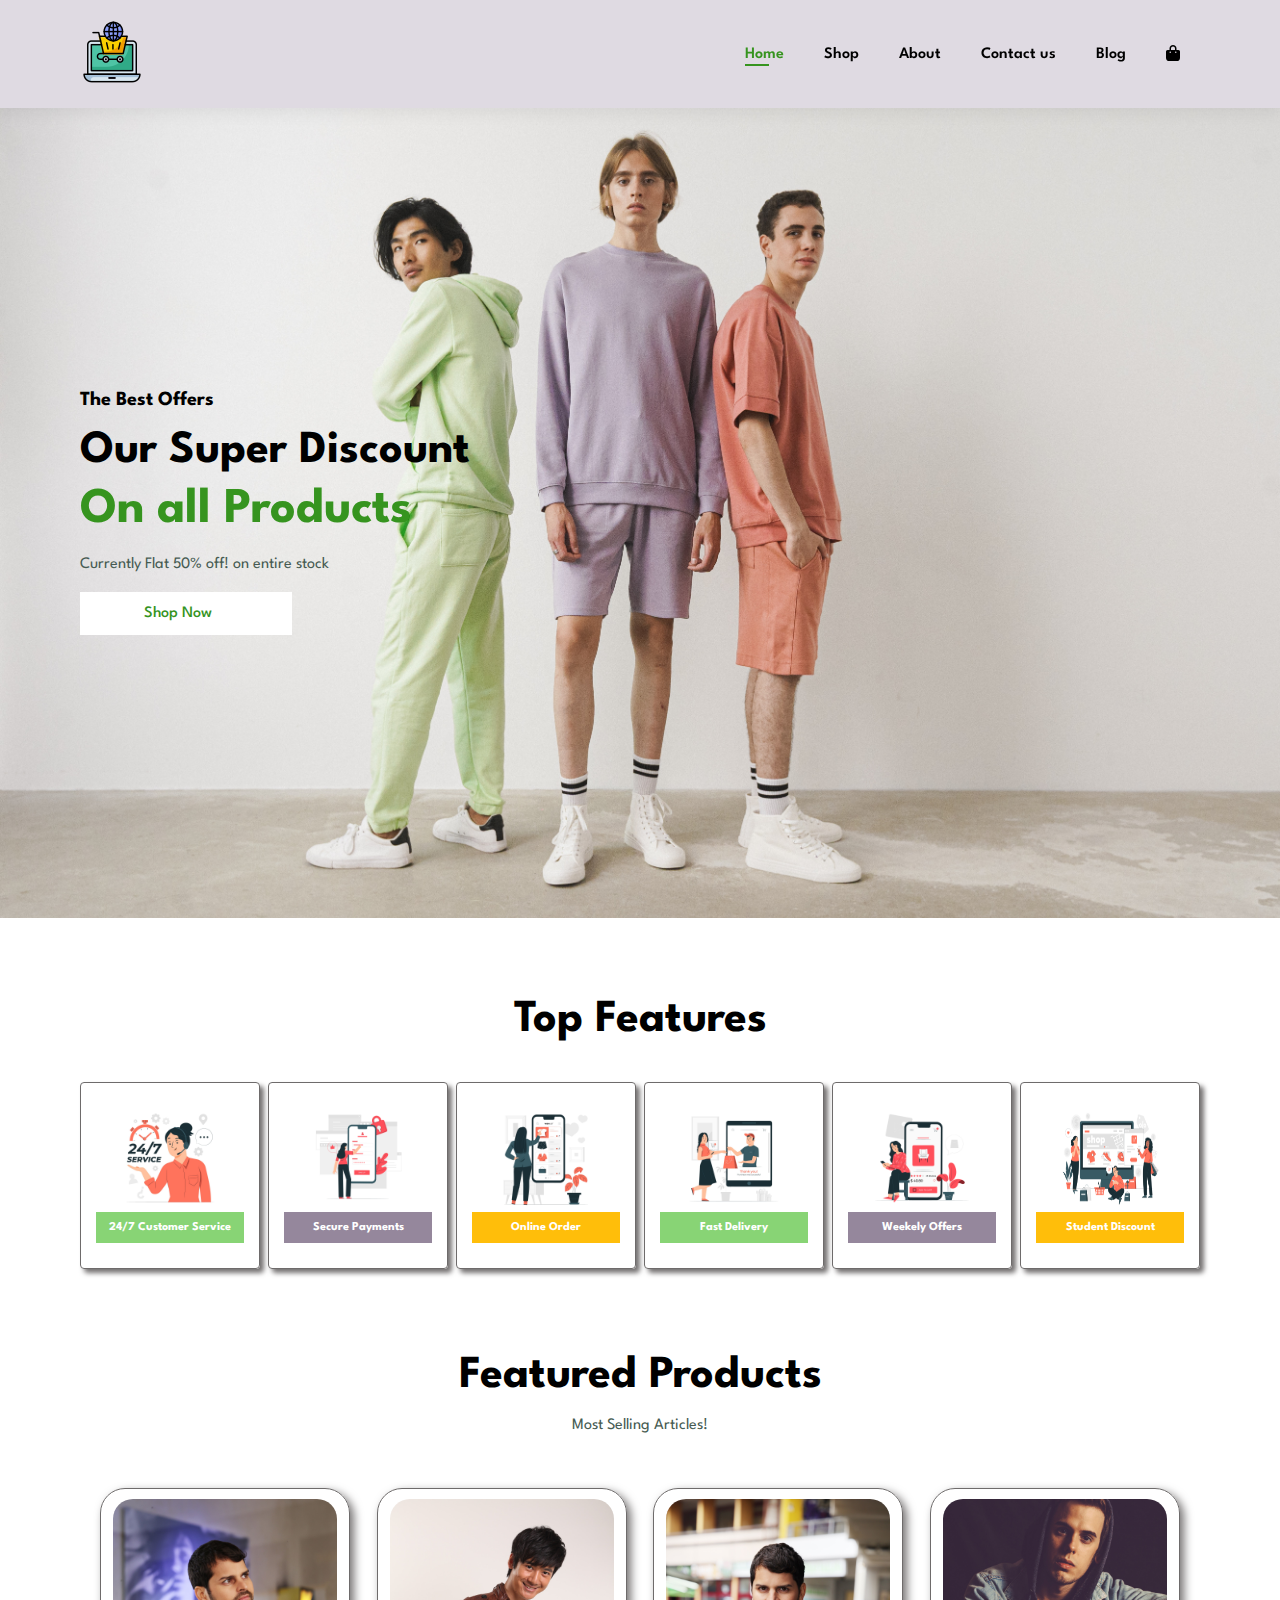
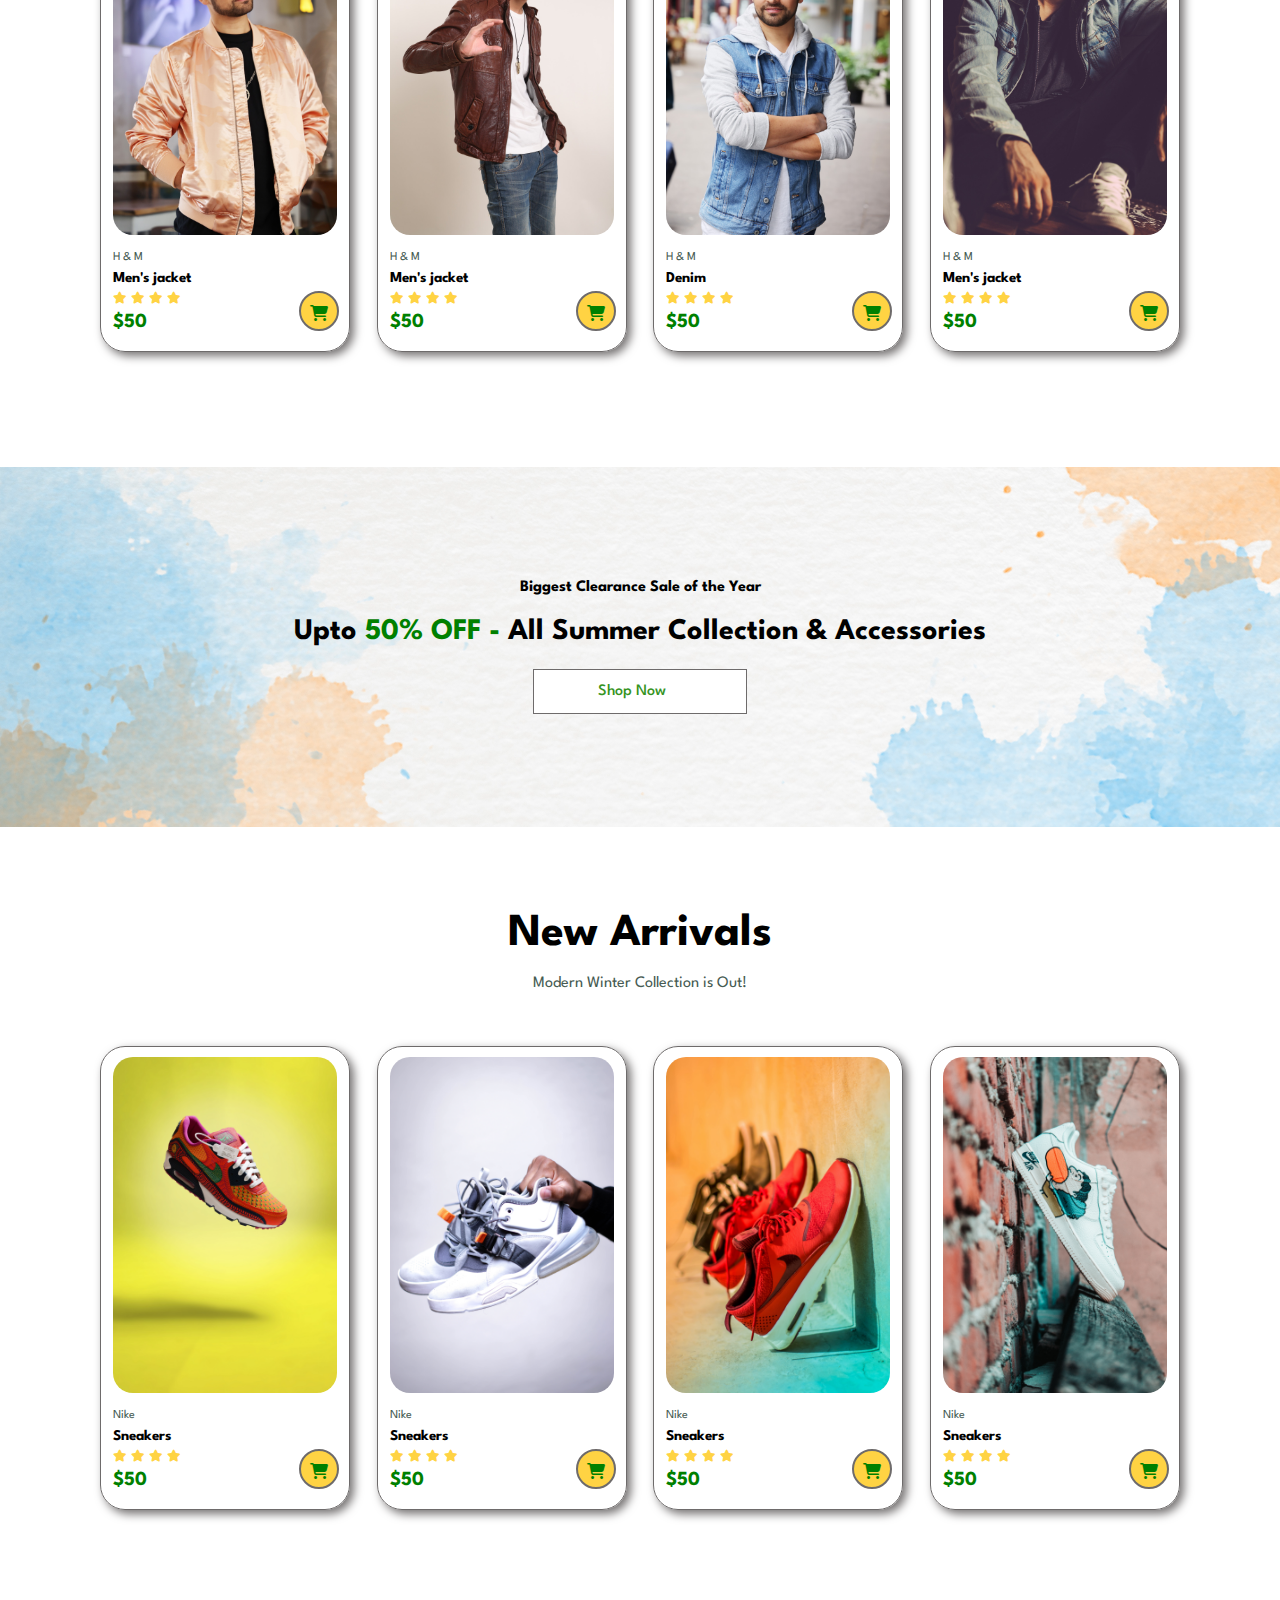
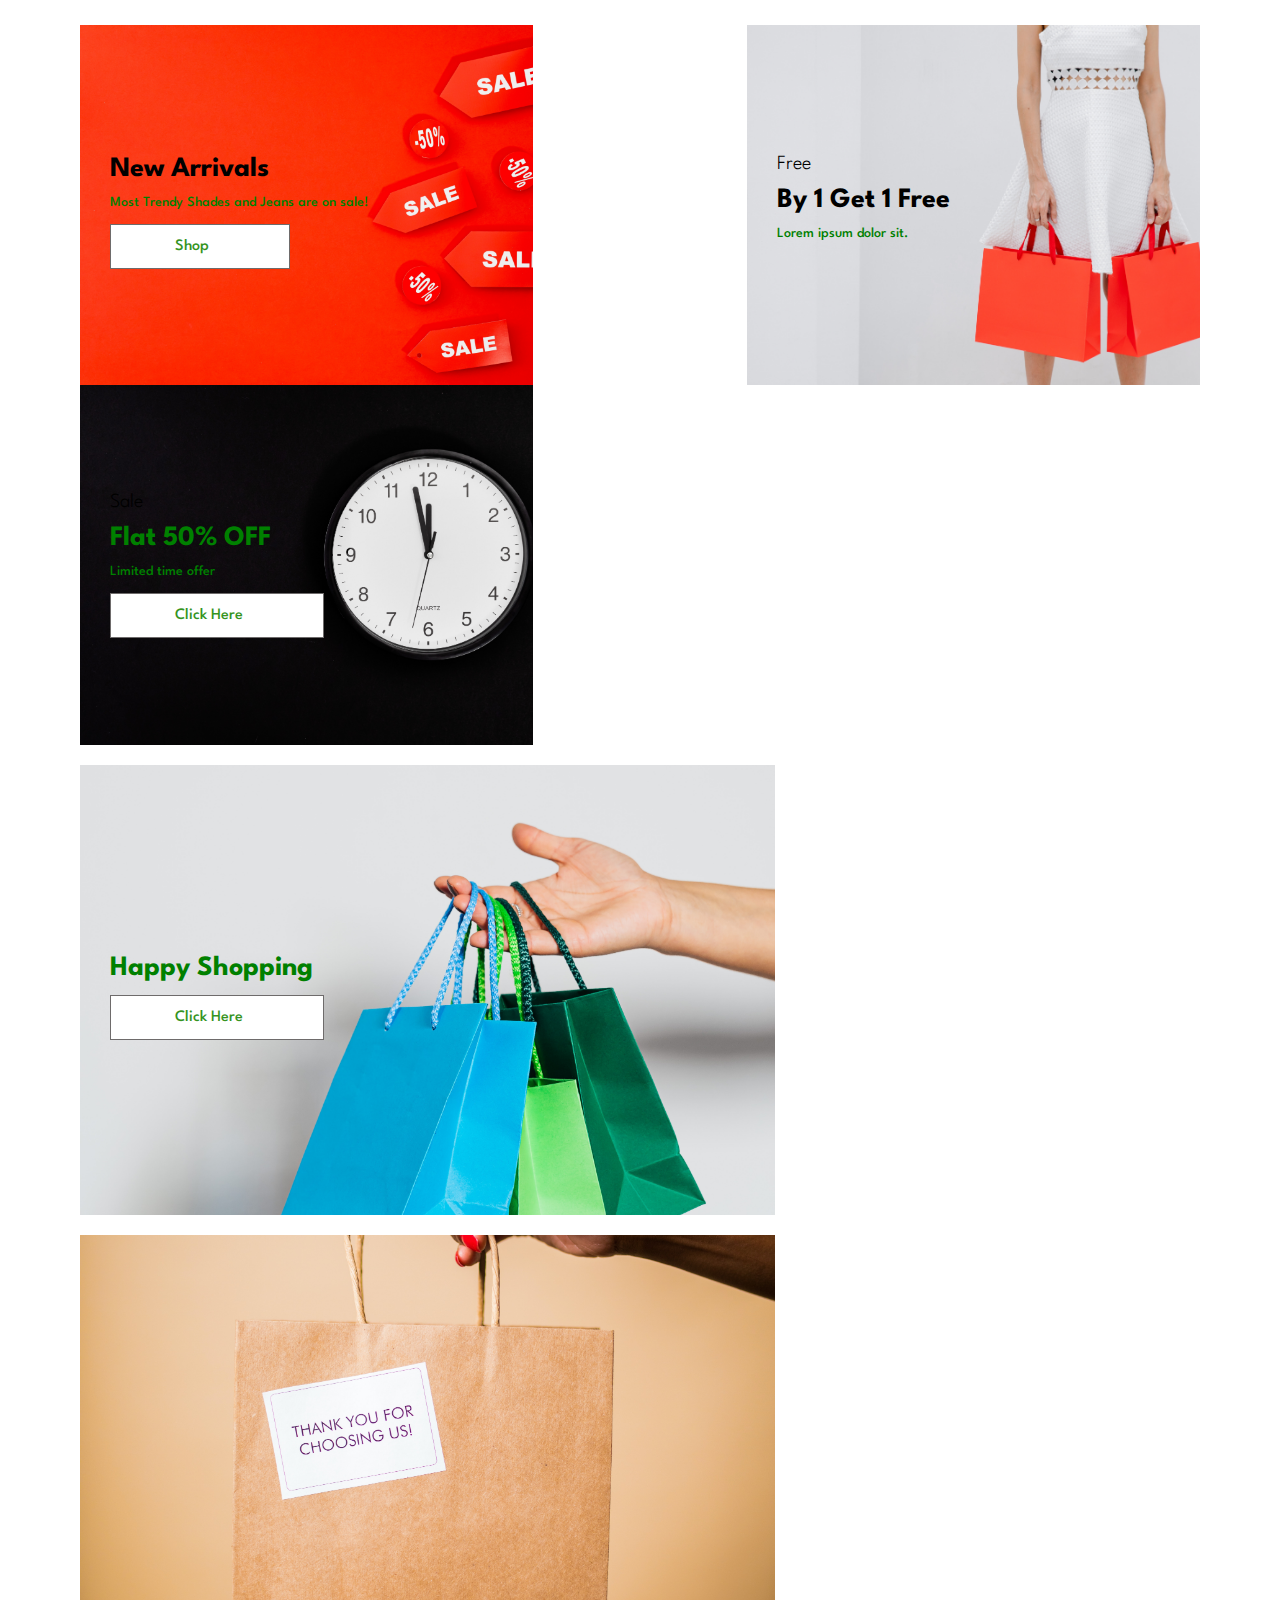
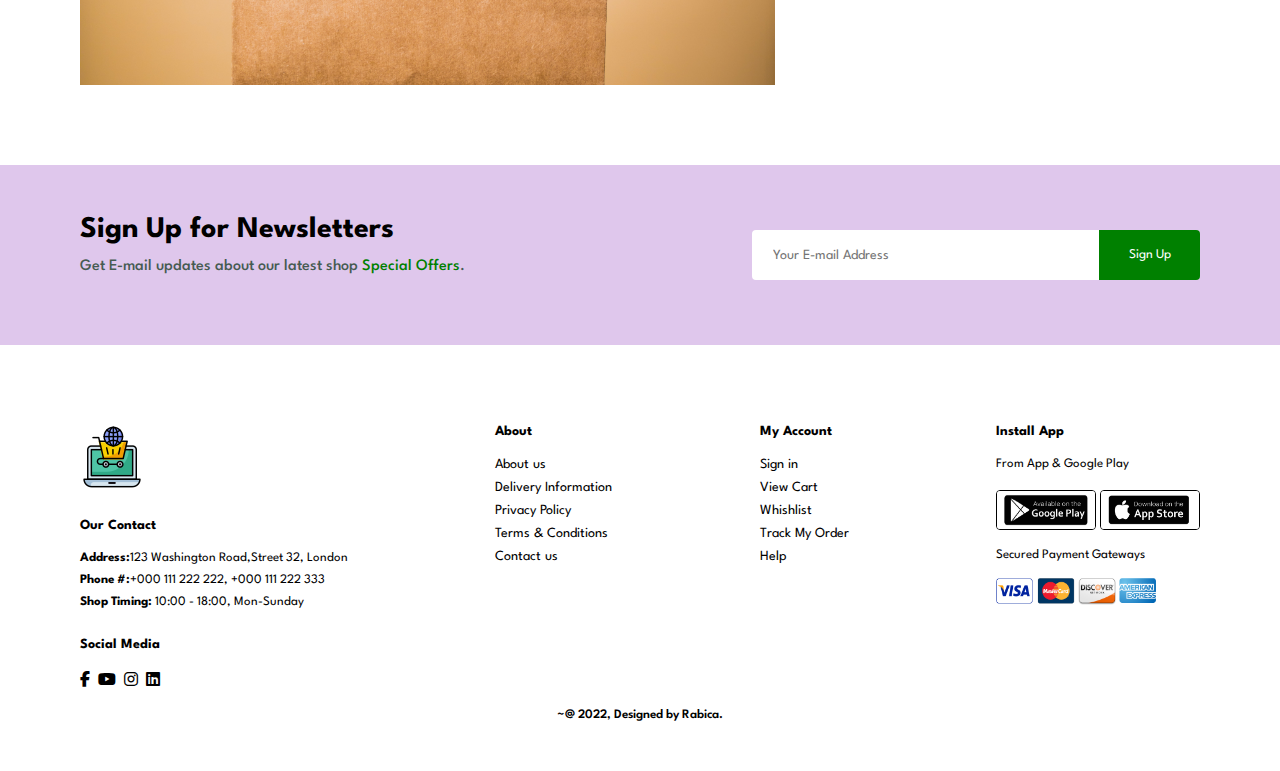
<file: index.html>
<!DOCTYPE html>
<html lang="en">
<head>
    <meta charset="UTF-8">
    <meta http-equiv="X-UA-Compatible" content="IE=edge">
    <meta name="viewport" content="width=device-width, initial-scale=1.0">
    <title>E-commerce Website</title>
    <!-- Font awesome icon cdn link  -->
    <link rel="stylesheet" href="https://cdnjs.cloudflare.com/ajax/libs/font-awesome/6.1.1/css/all.min.css"  />
    <link rel="stylesheet" href="style.css">
    <link rel="stylesheet" href="responsive.css">
</head>
<body>
    <section id="header">
        <a href="#"> <img src="images/icons8-e-commerce-64.png" alt="Loading" class="logo"> </a>
        <div>
            <ul id="navbar">
                <li><a class="active" href="index.html">Home</a></li>
                <li><a href="shop.html">Shop</a></li>
                <li><a href="aboutus.html">About</a></li>
                <li><a href="contact.html">Contact us</a></li>
                <li><a href="blog.html">Blog</a></li>
                <li id="lg-bag"><a href="cart.html"><i class="fa-solid fa-bag-shopping"></i></a></li>
                <a href="#" id="close"><i  class="fa-solid fa-circle-xmark"></i></a>
            </ul>
        </div>
        <div id="mobile">
            <a href="cart.html"><i class="fa-solid fa-bag-shopping" style="color: black;"></i></a>
            <i id="bar" class="fa-solid fa-outdent" style="color: black;"></i>
        </div>
    </section>

    <section id="myhero">
        <h4>The Best Offers</h4>
        <h2>Our Super Discount</h2>
        <h1>On all Products</h1>
        <p>Currently Flat 50%  off! on entire stock</p>
        <button>Shop Now</button>
    </section>

    <section id="our-features" class="section-p1">
        <h2 id="p-2">Top Features</h2>
        <div id="myfeatureboxes">
        <div class="fe-box-1">
            <img src="images/service.jpg" alt="Loading" width="100px" height="100px">
            <h6>24/7 Customer Service</h6>
        
        </div>
        <div class="fe-box-1">
            <img src="images/Mobile-login.jpg" alt="Loading" width="100px" height="100px">
            <h6>Secure Payments</h6>
        
        </div>
        <div class="fe-box-1">
            <img src="images/4530199.jpg" alt="Loading" width="100px" height="100px">
            <h6>Online Order</h6>
        
        </div>
        <div class="fe-box-1">
            <img src="images/4670240.jpg" alt="Loading" width="100px" height="100px">
            <h6>Fast Delivery</h6>
        
        </div>
        <div class="fe-box-1">
            <img src="images/3528496.jpg" alt="Loading" width="100px" height="100px">
            <h6>Weekely Offers</h6>
        
        </div>
        <div class="fe-box-1">
            <img src="images/6505894.jpg" alt="Loading" width="100px" height="100px">
            <h6>Student Discount</h6>
        
        </div>
    </div>
    </section>
    
    <section id="product1" class="section-p1">
        <h2>Featured Products</h2>
        <p>Most Selling Articles!</p>
        <div class="pro-container" >
            <div class="pro">
                <img src="images/men-g2dfdf0764_1920.jpg" alt="Loading" onclick="window.location.href='sproduct.html';" >
                <div class="des">
                    <span>H & M</span>
                    <h5>Men's jacket</h5>
                    <div class="star">
                        <i class="fas fa-star"></i>
                        <i class="fas fa-star"></i>
                        <i class="fas fa-star"></i>
                        <i class="fas fa-star"></i>
                    </div>
                    <h4>$50</h4>
                </div >
                <a href="#" class="cartt" ><i class="fa-solid fa-cart-shopping cart" onclick="window.location.href='cart.html';" ></i></a>
            </div>
            
            <div class="pro">
                <img src="images/smile-gae53a6f5e_1920.jpg" alt="Loading" onclick="window.location.href='sproduct.html';" >
                <div class="des">
                    <span>H & M</span>
                    <h5>Men's jacket</h5>
                    <div class="star">
                        <i class="fas fa-star"></i>
                        <i class="fas fa-star"></i>
                        <i class="fas fa-star"></i>
                        <i class="fas fa-star"></i>
                    </div>
                    <h4>$50</h4>
                </div>
                <a href="#" class="cartt"><i class="fas fa-shopping-cart cart"   onclick="window.location.href='cart.html';"></i></a>
            </div>
        
        
            <div class="pro">
                <img src="images/people-gab9eeda1a_1920.jpg" alt="Loading" onclick="window.location.href='sproduct.html';" >
                <div class="des">
                    <span>H & M</span>
                    <h5>Denim</h5>
                    <div class="star">
                        <i class="fas fa-star"></i>
                        <i class="fas fa-star"></i>
                        <i class="fas fa-star"></i>
                        <i class="fas fa-star"></i>
                    </div>
                    <h4>$50</h4>
                </div>
                <a href="#" class="cartt"><i class="fas fa-shopping-cart cart" onclick="window.location.href='cart.html';"  ></i></a>
            </div>
       
       
            <div class="pro">
                <img src="images/portrait-g888b82ff6_1920.jpg" alt="Loading" onclick="window.location.href='sproduct.html';" >
                <div class="des">
                    <span>H & M</span>
                    <h5>Men's jacket</h5>
                    <div class="star">
                        <i class="fas fa-star"></i>
                        <i class="fas fa-star"></i>
                        <i class="fas fa-star"></i>
                        <i class="fas fa-star"></i>
                    </div>
                    <h4>$50</h4>
                </div>
                <a href="#" class="cartt"><i class="fas fa-shopping-cart cart"  onclick="window.location.href='cart.html';"  ></i></a>
            </div>
        
        
        <!-- <div class="pro">
                <img src="images/jacket.jpg" alt="Loading">
                <div class="des">
                    <span>H & M</span>
                    <h5>Men's jacket</h5>
                    <div class="star">
                        <i class="fas fa-star"></i>
                        <i class="fas fa-star"></i>
                        <i class="fas fa-star"></i>
                        <i class="fas fa-star"></i>
                    </div>
                    <h4>$50</h4>
                </div>
                <a href="#"><i class="fas fa-shopping-cart cart"></i></a>
            </div>
        
       
            <div class="pro">
                <img src="images/jacket.jpg" alt="Loading">
                <div class="des">
                    <span>H & M</span>
                    <h5>Men's jacket</h5>
                    <div class="star">
                        <i class="fas fa-star"></i>
                        <i class="fas fa-star"></i>
                        <i class="fas fa-star"></i>
                        <i class="fas fa-star"></i>
                    </div>
                    <h4>$50</h4>
                </div>
                <a href="#"><i class="fas fa-shopping-cart cart"></i></a>
           
        </div>
        <div class="pro">
            <img src="images/jacket.jpg" alt="Loading">
            <div class="des">
                <span>H & M</span>
                <h5>Men's jacket</h5>
                <div class="star">
                    <i class="fas fa-star"></i>
                    <i class="fas fa-star"></i>
                    <i class="fas fa-star"></i>
                    <i class="fas fa-star"></i>
                </div>
                <h4>$50</h4>
            </div>
            <a href="#"><i class="fas fa-shopping-cart cart"></i></a>
        
    </div>
    <div class="pro">
        <img src="images/jacket.jpg" alt="Loading">
        <div class="des">
            <span>H & M</span>
            <h5>Men's jacket</h5>
            <div class="star">
                <i class="fas fa-star"></i>
                <i class="fas fa-star"></i>
                <i class="fas fa-star"></i>
                <i class="fas fa-star"></i>
            </div>
            <h4>$50</h4>
        </div>
        <a href="#"><i class="fas fa-shopping-cart cart"></i></a>
    </div>

<div class="pro">
    <img src="images/jacket.jpg" alt="Loading">
    <div class="des">
        <span>H & M</span>
        <h5>Men's jacket</h5>
        <div class="star">
            <i class="fas fa-star"></i>
            <i class="fas fa-star"></i>
            <i class="fas fa-star"></i>
            <i class="fas fa-star"></i>
        </div>
        <h4>$50</h4>
    </div>
    <a href="#"><i class="fas fa-shopping-cart cart"></i></a>
</div>

<div class="pro">
    <img src="images/jacket.jpg" alt="Loading">
    <div class="des">
        <span>H & M</span>
        <h5>Men's jacket</h5>
        <div class="star">
            <i class="fas fa-star"></i>
            <i class="fas fa-star"></i>
            <i class="fas fa-star"></i>
            <i class="fas fa-star"></i>
        </div>
        <h4>$50</h4>
    </div>
    <a href="#"><i class="fas fa-shopping-cart cart"></i></a>
</div>
<div class="pro">
    <img src="images/jacket.jpg" alt="Loading">
    <div class="des">
        <span>H & M</span>
        <h5>Men's jacket</h5>
        <div class="star">
            <i class="fas fa-star"></i>
            <i class="fas fa-star"></i>
            <i class="fas fa-star"></i>
            <i class="fas fa-star"></i>
        </div>
        <h4>$50</h4>
    </div>
    <a href="#"><i class="fas fa-shopping-cart cart"></i></a>
</div>
<div class="pro">
    <img src="images/jacket.jpg" alt="Loading">
    <div class="des">
        <span>H & M</span>
        <h5>Men's jacket</h5>
        <div class="star">
            <i class="fas fa-star"></i>
            <i class="fas fa-star"></i>
            <i class="fas fa-star"></i>
            <i class="fas fa-star"></i>
        </div>
        <h4>$50</h4>
    </div>
    <a href="#"><i class="fas fa-shopping-cart cart"></i></a>
</div> -->
</div>

    </section>

    <section id="sale-banner" class="section-m1">
        <h4>Biggest Clearance Sale of the Year</h4>
        <h2>Upto <span>50% OFF - </span> All Summer Collection & Accessories</h2>
        <button>Shop Now</button>
    </section>

    <section id="product1" class="section-p1">
        <h2>New Arrivals</h2>
        <p>Modern Winter Collection is Out!</p>
        <div class="pro-container">
            <div class="pro">
                <img src="images/pexels-ox-street-6050921.jpg" alt="Loading">
                <div class="des">
                    <span>Nike</span>
                    <h5>Sneakers</h5>
                    <div class="star">
                        <i class="fas fa-star"></i>
                        <i class="fas fa-star"></i>
                        <i class="fas fa-star"></i>
                        <i class="fas fa-star"></i>
                    </div>
                    <h4>$50</h4>
                </div>
                <a href="#"><i class="fa-solid fa-cart-shopping cart"></i></a>
            </div>
            
            <div class="pro">
                <img src="images/pexels-wallace-chuck-3261069.jpg" alt="Loading">
                <div class="des">
                    <span>Nike</span>
                    <h5>Sneakers</h5>
                    <div class="star">
                        <i class="fas fa-star"></i>
                        <i class="fas fa-star"></i>
                        <i class="fas fa-star"></i>
                        <i class="fas fa-star"></i>
                    </div>
                    <h4>$50</h4>
                </div>
                <a href="#"><i class="fas fa-shopping-cart cart"></i></a>
            </div>
        
        
            <div class="pro">
                <img src="images/pexels-zain-ali-1027130.jpg" alt="Loading">
                <div class="des">
                    <span>Nike</span>
                    <h5>Sneakers</h5>
                    <div class="star">
                        <i class="fas fa-star"></i>
                        <i class="fas fa-star"></i>
                        <i class="fas fa-star"></i>
                        <i class="fas fa-star"></i>
                    </div>
                    <h4>$50</h4>
                </div>
                <a href="#"><i class="fas fa-shopping-cart cart"></i></a>
            </div>
       
       
            <div class="pro">
                <img src="images/pexels-aman-jakhar-2048548.jpg" alt="Loading">
                <div class="des">
                    <span>Nike</span>
                    <h5>Sneakers</h5>
                    <div class="star">
                        <i class="fas fa-star"></i>
                        <i class="fas fa-star"></i>
                        <i class="fas fa-star"></i>
                        <i class="fas fa-star"></i>
                    </div>
                    <h4>$50</h4>
                </div>
                <a href="#"><i class="fas fa-shopping-cart cart"></i></a>
            </div>
        
        
        <!-- <div class="pro">
                <img src="images/jacket.jpg" alt="Loading">
                <div class="des">
                    <span>H & M</span>
                    <h5>Men's jacket</h5>
                    <div class="star">
                        <i class="fas fa-star"></i>
                        <i class="fas fa-star"></i>
                        <i class="fas fa-star"></i>
                        <i class="fas fa-star"></i>
                    </div>
                    <h4>$50</h4>
                </div>
                <a href="#"><i class="fas fa-shopping-cart cart"></i></a>
            </div>
        
       
            <div class="pro">
                <img src="images/jacket.jpg" alt="Loading">
                <div class="des">
                    <span>H & M</span>
                    <h5>Men's jacket</h5>
                    <div class="star">
                        <i class="fas fa-star"></i>
                        <i class="fas fa-star"></i>
                        <i class="fas fa-star"></i>
                        <i class="fas fa-star"></i>
                    </div>
                    <h4>$50</h4>
                </div>
                <a href="#"><i class="fas fa-shopping-cart cart"></i></a>
           
        </div>
        <div class="pro">
            <img src="images/jacket.jpg" alt="Loading">
            <div class="des">
                <span>H & M</span>
                <h5>Men's jacket</h5>
                <div class="star">
                    <i class="fas fa-star"></i>
                    <i class="fas fa-star"></i>
                    <i class="fas fa-star"></i>
                    <i class="fas fa-star"></i>
                </div>
                <h4>$50</h4>
            </div>
            <a href="#"><i class="fas fa-shopping-cart cart"></i></a>
        
    </div>
    <div class="pro">
        <img src="images/jacket.jpg" alt="Loading">
        <div class="des">
            <span>H & M</span>
            <h5>Men's jacket</h5>
            <div class="star">
                <i class="fas fa-star"></i>
                <i class="fas fa-star"></i>
                <i class="fas fa-star"></i>
                <i class="fas fa-star"></i>
            </div>
            <h4>$50</h4>
        </div>
        <a href="#"><i class="fas fa-shopping-cart cart"></i></a>
    </div>

<div class="pro">
    <img src="images/jacket.jpg" alt="Loading">
    <div class="des">
        <span>H & M</span>
        <h5>Men's jacket</h5>
        <div class="star">
            <i class="fas fa-star"></i>
            <i class="fas fa-star"></i>
            <i class="fas fa-star"></i>
            <i class="fas fa-star"></i>
        </div>
        <h4>$50</h4>
    </div>
    <a href="#"><i class="fas fa-shopping-cart cart"></i></a>
</div>

<div class="pro">
    <img src="images/jacket.jpg" alt="Loading">
    <div class="des">
        <span>H & M</span>
        <h5>Men's jacket</h5>
        <div class="star">
            <i class="fas fa-star"></i>
            <i class="fas fa-star"></i>
            <i class="fas fa-star"></i>
            <i class="fas fa-star"></i>
        </div>
        <h4>$50</h4>
    </div>
    <a href="#"><i class="fas fa-shopping-cart cart"></i></a>
</div>
<div class="pro">
    <img src="images/jacket.jpg" alt="Loading">
    <div class="des">
        <span>H & M</span>
        <h5>Men's jacket</h5>
        <div class="star">
            <i class="fas fa-star"></i>
            <i class="fas fa-star"></i>
            <i class="fas fa-star"></i>
            <i class="fas fa-star"></i>
        </div>
        <h4>$50</h4>
    </div>
    <a href="#"><i class="fas fa-shopping-cart cart"></i></a>
</div>
<div class="pro">
    <img src="images/jacket.jpg" alt="Loading">
    <div class="des">
        <span>H & M</span>
        <h5>Men's jacket</h5>
        <div class="star">
            <i class="fas fa-star"></i>
            <i class="fas fa-star"></i>
            <i class="fas fa-star"></i>
            <i class="fas fa-star"></i>
        </div>
        <h4>$50</h4>
    </div>
    <a href="#"><i class="fas fa-shopping-cart cart"></i></a>
</div> -->
</div>

    </section>

    <section id="sm-banner" class="section-p1">
        <div class="banner-box2">
            <!-- <h4>Shop before sold out</h4> -->
            <h2>New Arrivals</h2>
            <span>Most Trendy Shades and Jeans are on sale!</span>
            <button>Shop</button>
        </div>
        <div class="banner-box">
            <h4>Free</h4>
            <h2>By 1 Get 1 Free</h2>
            <span>Lorem ipsum dolor sit.</span>
            <!-- <button>Learn More</button> -->
        </div>
        
        <div class="banner-box3">
            <h4>Sale</h4>
            <h2 style="color: green;">Flat 50% OFF</h2>
            <span>Limited time offer</span>
            <button>Click Here</button>
        </div>
        <div class="banner-box4">
            <!-- <h4>Sale</h4> -->
            <h2 style="color: green;">  Happy Shopping</h2>
            <!-- <span>Limited time offer</span> -->
            <button>Click Here</button>
        </div>

        <div class="banner-box5">
            <!-- <h4>Sale</h4>
            <h2 style="color: green;">Flat 50% OFF</h2>
            <span>Limited time offer</span>
            <button>Click Here</button> -->
        </div>

    </section>

    <section id="newsletters" class="section-p1 section-m1">
        <div class="newstext">
            <h3>Sign Up for Newsletters</h3>
            <P>Get E-mail updates about our latest shop <span>Special Offers</span>. </P>
        </div>
        <div class="form" >
            <input type="text" placeholder="Your E-mail Address">
            <button class="btn">Sign Up</button>
        </div>
    </section>

    <footer  class="section-p1">
        <div class="col">
            <img class="logo" src="images/icons8-e-commerce-64.png" alt="Loading">
            <h4>Our Contact</h4>
            <p><strong>Address:</strong>123 Washington Road,Street 32, London </p>
            <p><strong>Phone #:</strong>+000 111 222 222, +000 111 222 333 </p>
            <p><strong>Shop Timing:</strong> 10:00 - 18:00, Mon-Sunday</p>

            <div class="follow">
                <h4>Social Media</h4>
                <div class="icon">
                    <i class="fa-brands fa-facebook-f"></i>
                    <i class="fa-brands fa-youtube"></i>
                    <i class="fa-brands fa-instagram"></i>
                    <i class="fa-brands fa-linkedin"></i>

                </div>
            </div>
        </div>
        <div class="col">
            <h4>About </h4>
            <a href="#">About us</a>
            <a href="#">Delivery Information</a>
            <a href="#">Privacy Policy</a>
            <a href="#">Terms & Conditions</a>
            <a href="#">Contact us</a>
        </div>
        <div class="col">
            <h4>My Account</h4>
            <a href="#">Sign in</a>
            <a href="#">View Cart</a>
            <a href="#">Whishlist</a>
            <a href="#">Track My Order</a>
            <a href="#">Help</a>
        </div>
        <div class="col install">
            <h4>Install App</h4>
            <p>From App & Google Play</p>
            <div class="row">
                <img src="images/download1.jpg" alt="Loading" width="100px" height="40px">
                <img src="images/download2.jpg" alt="Loading" width="100px" height="40px">
            </div>
                <p>Secured Payment Gateways</p>
                <img src="images/pngegg.png" alt="Loading" width="160px" height="40px">
        </div>

        <div class="copyright">
            <p>~@ 2022, Designed by Rabica.</p>
        </div>
    </footer>
    
     

    

    <script src="script.js"></script>
</body>
</html>
</file>
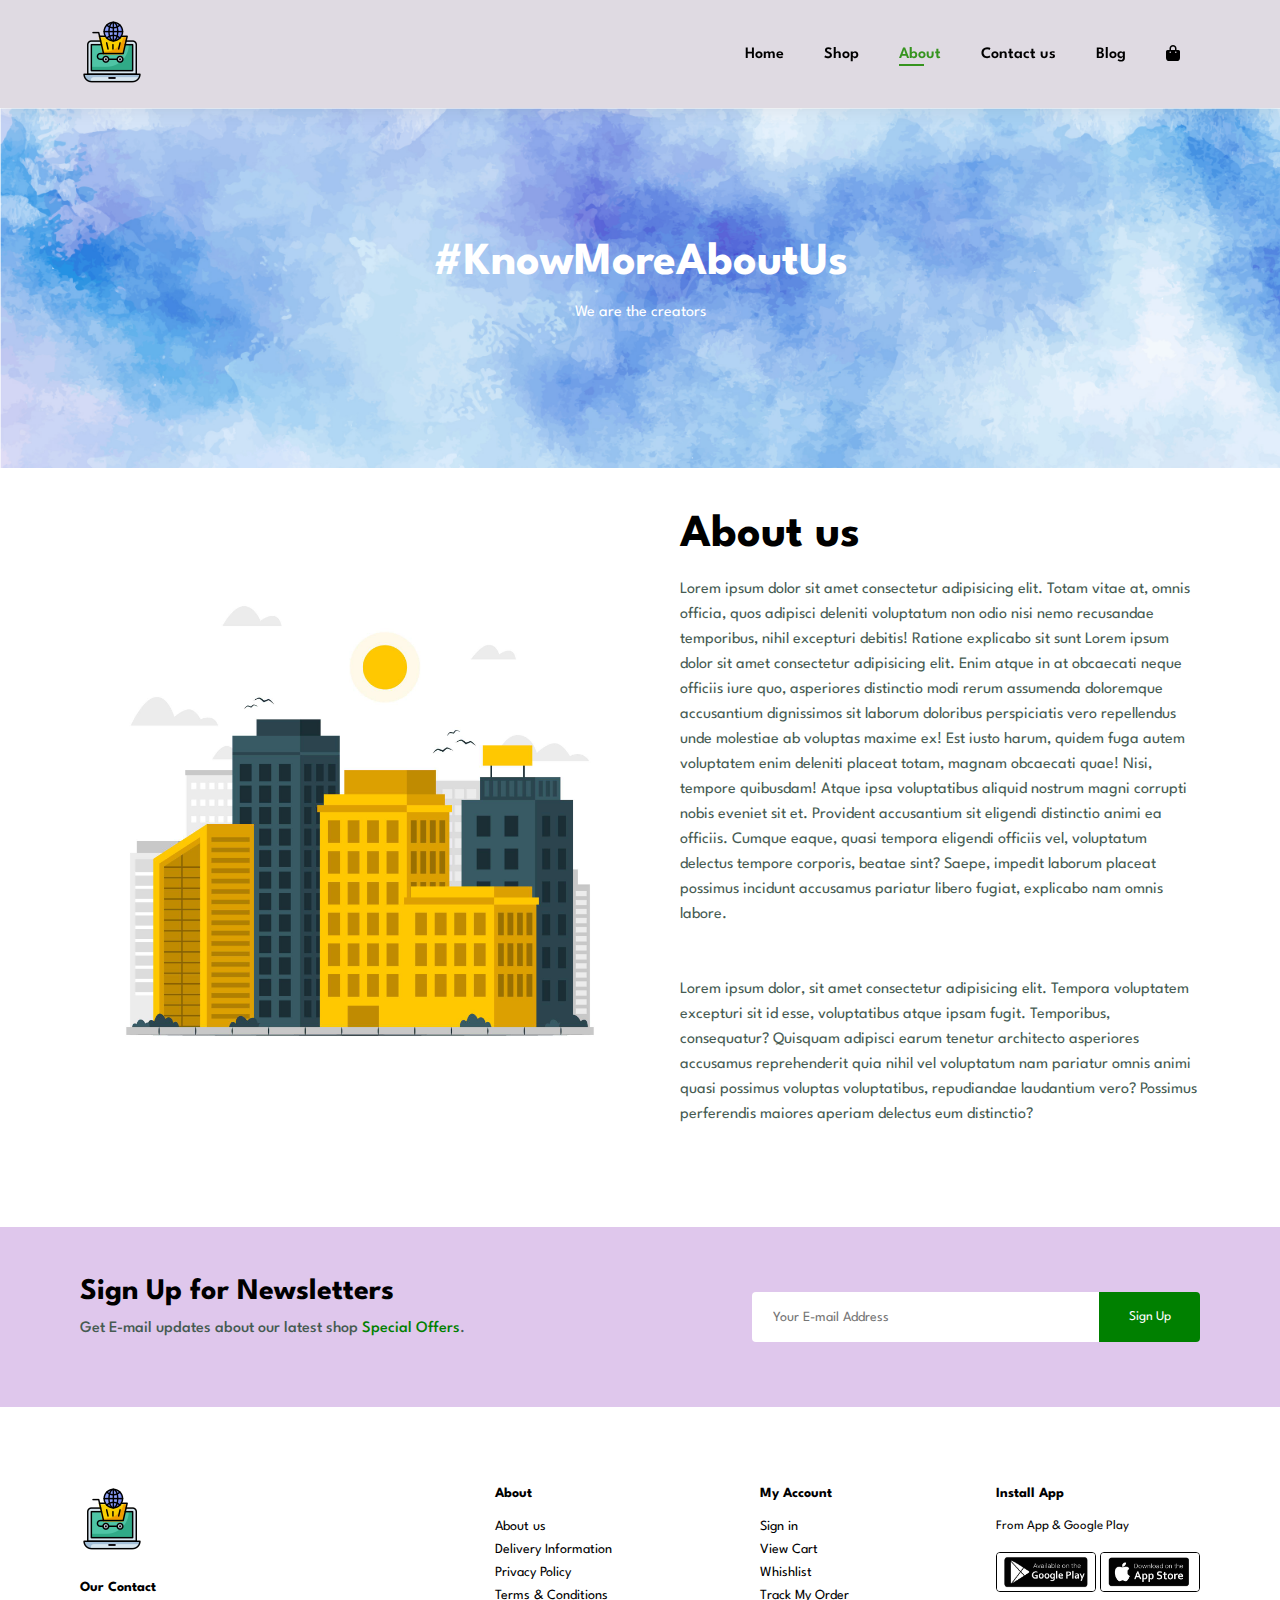
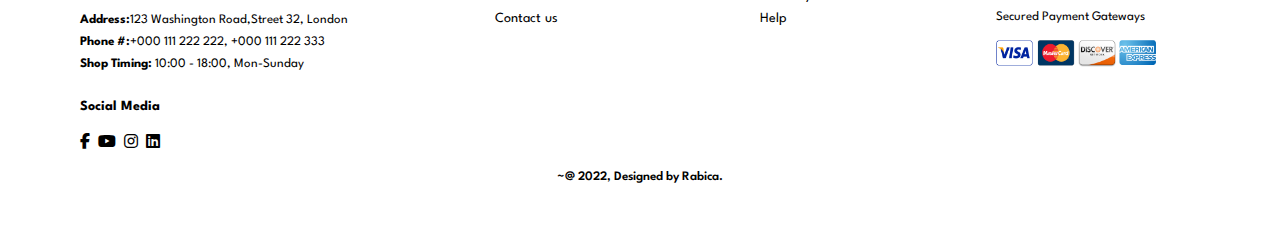
<file: aboutus.html>
<!DOCTYPE html>
<html lang="en">
<head>
    <meta charset="UTF-8">
    <meta http-equiv="X-UA-Compatible" content="IE=edge">
    <meta name="viewport" content="width=device-width, initial-scale=1.0">
    <title>E-commerce Website</title>
    <!-- Font awesome icon cdn link  -->
    <link rel="stylesheet" href="https://cdnjs.cloudflare.com/ajax/libs/font-awesome/6.1.1/css/all.min.css"  />
    <link rel="stylesheet" href="style.css">
    <link rel="stylesheet" href="responsive.css">
</head>
<body>
    <section id="header">
        <a href="#"> <img src="images/icons8-e-commerce-64.png" alt="Loading" class="logo"> </a>
        <div>
            <ul id="navbar">
                <li><a  href="index.html">Home</a></li>
                <li><a  href="shop.html">Shop</a></li>
                <li><a class="active"  href="aboutus.html">About</a></li>
                <li><a href="contact.html">Contact us</a></li>
                <li><a href="blog.html">Blog</a></li>
                <li id="lg-bag"><a href="cart.html"><i class="fa-solid fa-bag-shopping"></i></a></li>
                <a href="#" id="close"><i  class="fa-solid fa-circle-xmark"></i></a>
            </ul>
        </div>
        <div id="mobile">
            <a href="cart.html"><i class="fa-solid fa-bag-shopping" style="color: black;"></i></a>
            <i id="bar" class="fa-solid fa-outdent" style="color: black;"></i>
        </div>
    </section>

    <section id="page-header" class="about-header">
        
        <h2>#KnowMoreAboutUs</h2>
        
        <p>We are the creators</p>
        
    </section>

    <section id="about-head" class="section-p1">
        <img src="images/company.jpg" alt="loading">
        <div>

            <h2>About us</h2>
            <p>Lorem ipsum dolor sit amet consectetur adipisicing elit. Totam vitae at, omnis officia, quos adipisci deleniti voluptatum non odio nisi nemo recusandae temporibus, nihil excepturi debitis! Ratione explicabo sit sunt Lorem ipsum dolor sit amet consectetur adipisicing elit. Enim atque in at obcaecati neque officiis iure quo, asperiores distinctio modi rerum assumenda doloremque accusantium dignissimos sit laborum doloribus perspiciatis vero repellendus unde molestiae ab voluptas maxime ex! Est iusto harum, quidem fuga autem voluptatem enim deleniti placeat totam, magnam obcaecati quae! Nisi, tempore quibusdam! Atque ipsa voluptatibus aliquid nostrum magni corrupti nobis eveniet sit et. Provident accusantium sit eligendi distinctio animi ea officiis. Cumque eaque, quasi tempora eligendi officiis vel, voluptatum delectus tempore corporis, beatae sint? Saepe, impedit laborum placeat possimus incidunt accusamus pariatur libero fugiat, explicabo nam omnis labore.</p>
            <br>
            <p>Lorem ipsum dolor, sit amet consectetur adipisicing elit. Tempora voluptatem excepturi sit id esse, voluptatibus atque ipsam fugit. Temporibus, consequatur? Quisquam adipisci earum tenetur architecto asperiores accusamus reprehenderit quia nihil vel voluptatum nam pariatur omnis animi quasi possimus voluptas voluptatibus, repudiandae laudantium vero? Possimus perferendis maiores aperiam delectus eum distinctio?</p>
            
            
        </div>

    </section>

    <section id="newsletters" class="section-p1 section-m1">
        <div class="newstext">
            <h3>Sign Up for Newsletters</h3>
            <P>Get E-mail updates about our latest shop <span>Special Offers</span>. </P>
        </div>
        <div class="form" >
            <input type="text" placeholder="Your E-mail Address">
            <button class="btn">Sign Up</button>
        </div>
    </section>
 
    <footer  class="section-p1">
        <div class="col">
            <img class="logo" src="images/icons8-e-commerce-64.png" alt="Loading">
            <h4>Our Contact</h4>
            <p><strong>Address:</strong>123 Washington Road,Street 32, London </p>
            <p><strong>Phone #:</strong>+000 111 222 222, +000 111 222 333 </p>
            <p><strong>Shop Timing:</strong> 10:00 - 18:00, Mon-Sunday</p>

            <div class="follow">
                <h4>Social Media</h4>
                <div class="icon">
                    <i class="fa-brands fa-facebook-f"></i>
                    <i class="fa-brands fa-youtube"></i>
                    <i class="fa-brands fa-instagram"></i>
                    <i class="fa-brands fa-linkedin"></i>

                </div>
            </div>
        </div>
        <div class="col">
            <h4>About </h4>
            <a href="#">About us</a>
            <a href="#">Delivery Information</a>
            <a href="#">Privacy Policy</a>
            <a href="#">Terms & Conditions</a>
            <a href="#">Contact us</a>
        </div>
        <div class="col">
            <h4>My Account</h4>
            <a href="#">Sign in</a>
            <a href="#">View Cart</a>
            <a href="#">Whishlist</a>
            <a href="#">Track My Order</a>
            <a href="#">Help</a>
        </div>
        <div class="col install">
            <h4>Install App</h4>
            <p>From App & Google Play</p>
            <div class="row">
                <img src="images/download1.jpg" alt="Loading" width="100px" height="40px">
                <img src="images/download2.jpg" alt="Loading" width="100px" height="40px">
            </div>
                <p>Secured Payment Gateways</p>
                <img src="images/pngegg.png" alt="Loading" width="160px" height="40px">
        </div>

        <div class="copyright">
            <p>~@ 2022, Designed by Rabica.</p>
        </div>
    </footer>
    
     

    

    <script src="script.js"></script>
</body>
</html>
</file>
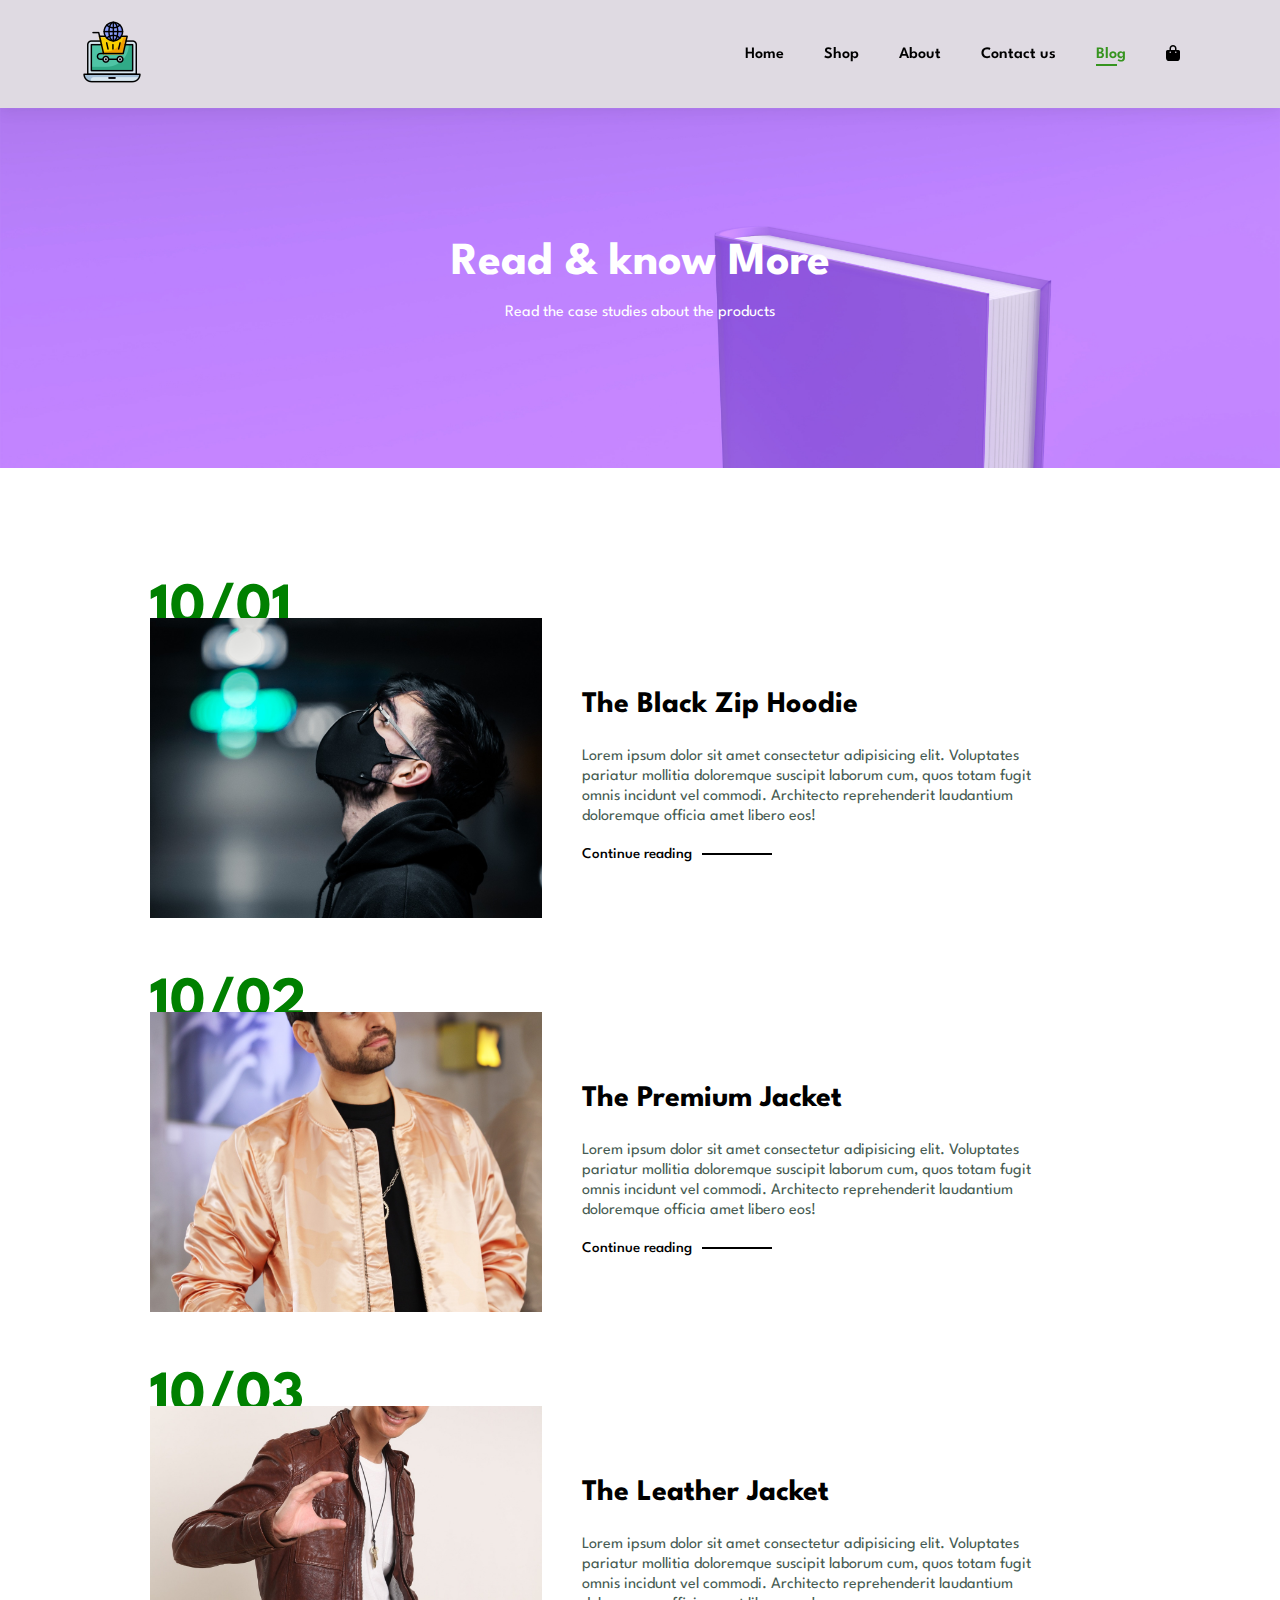
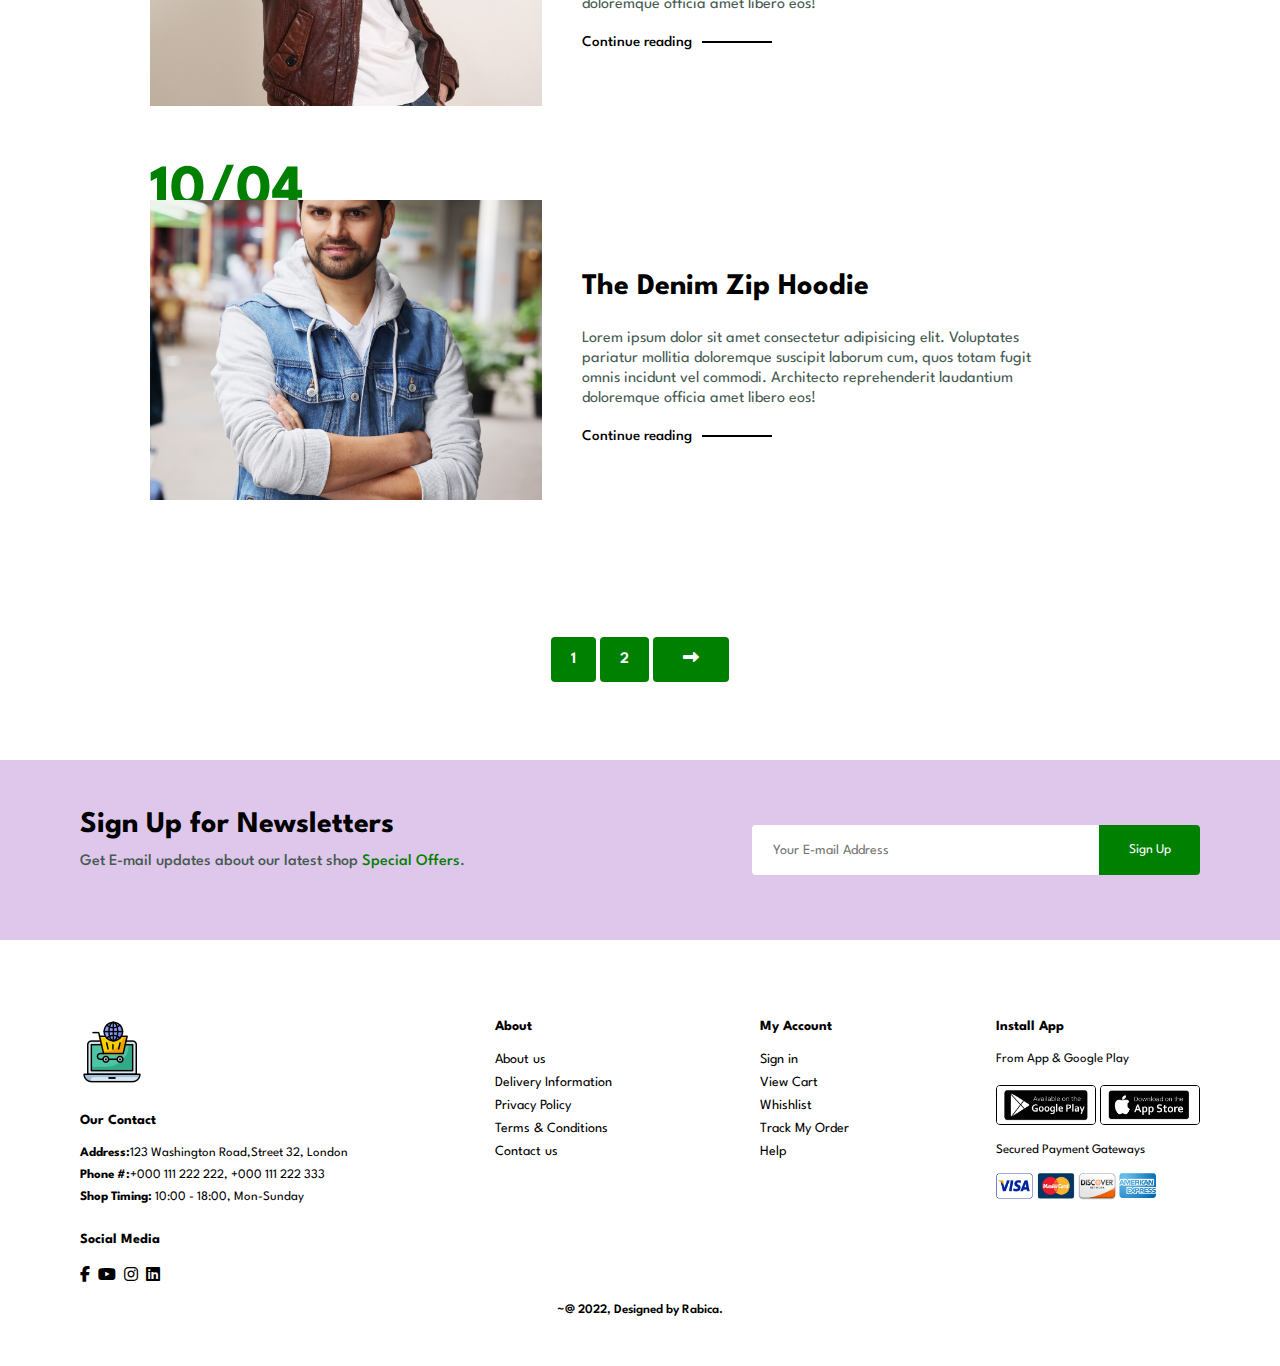
<file: blog.html>
<!DOCTYPE html>
<html lang="en">
<head>
    <meta charset="UTF-8">
    <meta http-equiv="X-UA-Compatible" content="IE=edge">
    <meta name="viewport" content="width=device-width, initial-scale=1.0">
    <title>E-commerce Website</title>
    <!-- Font awesome icon cdn link  -->
    <link rel="stylesheet" href="https://cdnjs.cloudflare.com/ajax/libs/font-awesome/6.1.1/css/all.min.css"  />
    <link rel="stylesheet" href="style.css">
    <link rel="stylesheet" href="responsive.css">
</head>
<body>
    <section id="header">
        <a href="#"> <img src="images/icons8-e-commerce-64.png" alt="Loading" class="logo"> </a>
        <div>
            <ul id="navbar">
                <li><a  href="index.html">Home</a></li>
                <li><a  href="shop.html">Shop</a></li>
                <li><a href="aboutus.html">About</a></li>
                <li><a href="contact.html">Contact us</a></li>
                <li><a class="active" href="blog.html">Blog</a></li>
                <li id="lg-bag"><a href="cart.html"><i class="fa-solid fa-bag-shopping"></i></a></li>
                <a href="#" id="close"><i  class="fa-solid fa-circle-xmark"></i></a>
            </ul>
        </div>
        <div id="mobile">
            <a href="cart.html"><i class="fa-solid fa-bag-shopping" style="color: black;"></i></a>
            <i id="bar" class="fa-solid fa-outdent" style="color: black;"></i>
        </div>
    </section>

    <section id="page-header" class="blog-header">
        
        <h2>Read & know More</h2>
        
        <p>Read the case studies about the products</p>
        
    </section>


    <section id="blog">
        <div class="blog-box">
            <div class="blog-img">
                <img src="images/man-g4483a8ec2_1920.jpg" alt="loading">
            </div>
            <div class="blog-details">
                <h2>The Black Zip Hoodie </h2>
                <p>Lorem ipsum dolor sit amet consectetur adipisicing elit. Voluptates pariatur mollitia doloremque suscipit laborum cum, quos totam fugit omnis incidunt vel commodi. Architecto reprehenderit laudantium doloremque officia amet libero eos!</p>
                <a href="#">Continue reading</a>
            </div>
            <h1>10/01</h1>
        </div>

        <div class="blog-box">
            <div class="blog-img">
                <img src="images/men-g2dfdf0764_1920.jpg" alt="loading">
            </div>
            <div class="blog-details">
                <h2>The Premium Jacket </h2>
                <p>Lorem ipsum dolor sit amet consectetur adipisicing elit. Voluptates pariatur mollitia doloremque suscipit laborum cum, quos totam fugit omnis incidunt vel commodi. Architecto reprehenderit laudantium doloremque officia amet libero eos!</p>
                <a href="#">Continue reading</a>
            </div>
            <h1>10/02</h1>
        </div>
        <div class="blog-box">
            <div class="blog-img">
                <img src="images/smile-gae53a6f5e_1920.jpg" alt="loading">
            </div>
            <div class="blog-details">
                <h2>The Leather Jacket </h2>
                <p>Lorem ipsum dolor sit amet consectetur adipisicing elit. Voluptates pariatur mollitia doloremque suscipit laborum cum, quos totam fugit omnis incidunt vel commodi. Architecto reprehenderit laudantium doloremque officia amet libero eos!</p>
                <a href="#">Continue reading</a>
            </div>
            <h1>10/03</h1>
        </div>
        <div class="blog-box">
            <div class="blog-img">
                <img src="images/people-gab9eeda1a_1920.jpg" alt="loading">
            </div>
            <div class="blog-details">
                <h2>The Denim Zip Hoodie </h2>
                <p>Lorem ipsum dolor sit amet consectetur adipisicing elit. Voluptates pariatur mollitia doloremque suscipit laborum cum, quos totam fugit omnis incidunt vel commodi. Architecto reprehenderit laudantium doloremque officia amet libero eos!</p>
                <a href="#">Continue reading</a>
            </div>
            <h1>10/04</h1>
        </div>
    </section>
    
    
    



    <section id="pagination" class="section-p1">
        <a href="#">1</a>
        <a href="#">2</a>
        <a href="#"><i class="fa-solid fa-right-long"></i></a>
    </section>
    

    <section id="newsletters" class="section-p1 section-m1">
        <div class="newstext">
            <h3>Sign Up for Newsletters</h3>
            <P>Get E-mail updates about our latest shop <span>Special Offers</span>. </P>
        </div>
        <div class="form" >
            <input type="text" placeholder="Your E-mail Address">
            <button class="btn">Sign Up</button>
        </div>
    </section>

    <footer  class="section-p1">
        <div class="col">
            <img class="logo" src="images/icons8-e-commerce-64.png" alt="Loading">
            <h4>Our Contact</h4>
            <p><strong>Address:</strong>123 Washington Road,Street 32, London </p>
            <p><strong>Phone #:</strong>+000 111 222 222, +000 111 222 333 </p>
            <p><strong>Shop Timing:</strong> 10:00 - 18:00, Mon-Sunday</p>

            <div class="follow">
                <h4>Social Media</h4>
                <div class="icon">
                    <i class="fa-brands fa-facebook-f"></i>
                    <i class="fa-brands fa-youtube"></i>
                    <i class="fa-brands fa-instagram"></i>
                    <i class="fa-brands fa-linkedin"></i>

                </div>
            </div>
        </div>
        <div class="col">
            <h4>About </h4>
            <a href="#">About us</a>
            <a href="#">Delivery Information</a>
            <a href="#">Privacy Policy</a>
            <a href="#">Terms & Conditions</a>
            <a href="#">Contact us</a>
        </div>
        <div class="col">
            <h4>My Account</h4>
            <a href="#">Sign in</a>
            <a href="#">View Cart</a>
            <a href="#">Whishlist</a>
            <a href="#">Track My Order</a>
            <a href="#">Help</a>
        </div>
        <div class="col install">
            <h4>Install App</h4>
            <p>From App & Google Play</p>
            <div class="row">
                <img src="images/download1.jpg" alt="Loading" width="100px" height="40px">
                <img src="images/download2.jpg" alt="Loading" width="100px" height="40px">
            </div>
                <p>Secured Payment Gateways</p>
                <img src="images/pngegg.png" alt="Loading" width="160px" height="40px">
        </div>

        <div class="copyright">
            <p>~@ 2022, Designed by Rabica.</p>
        </div>
    </footer>
    
     

    

    <script src="script.js"></script>
</body>
</html>
</file>
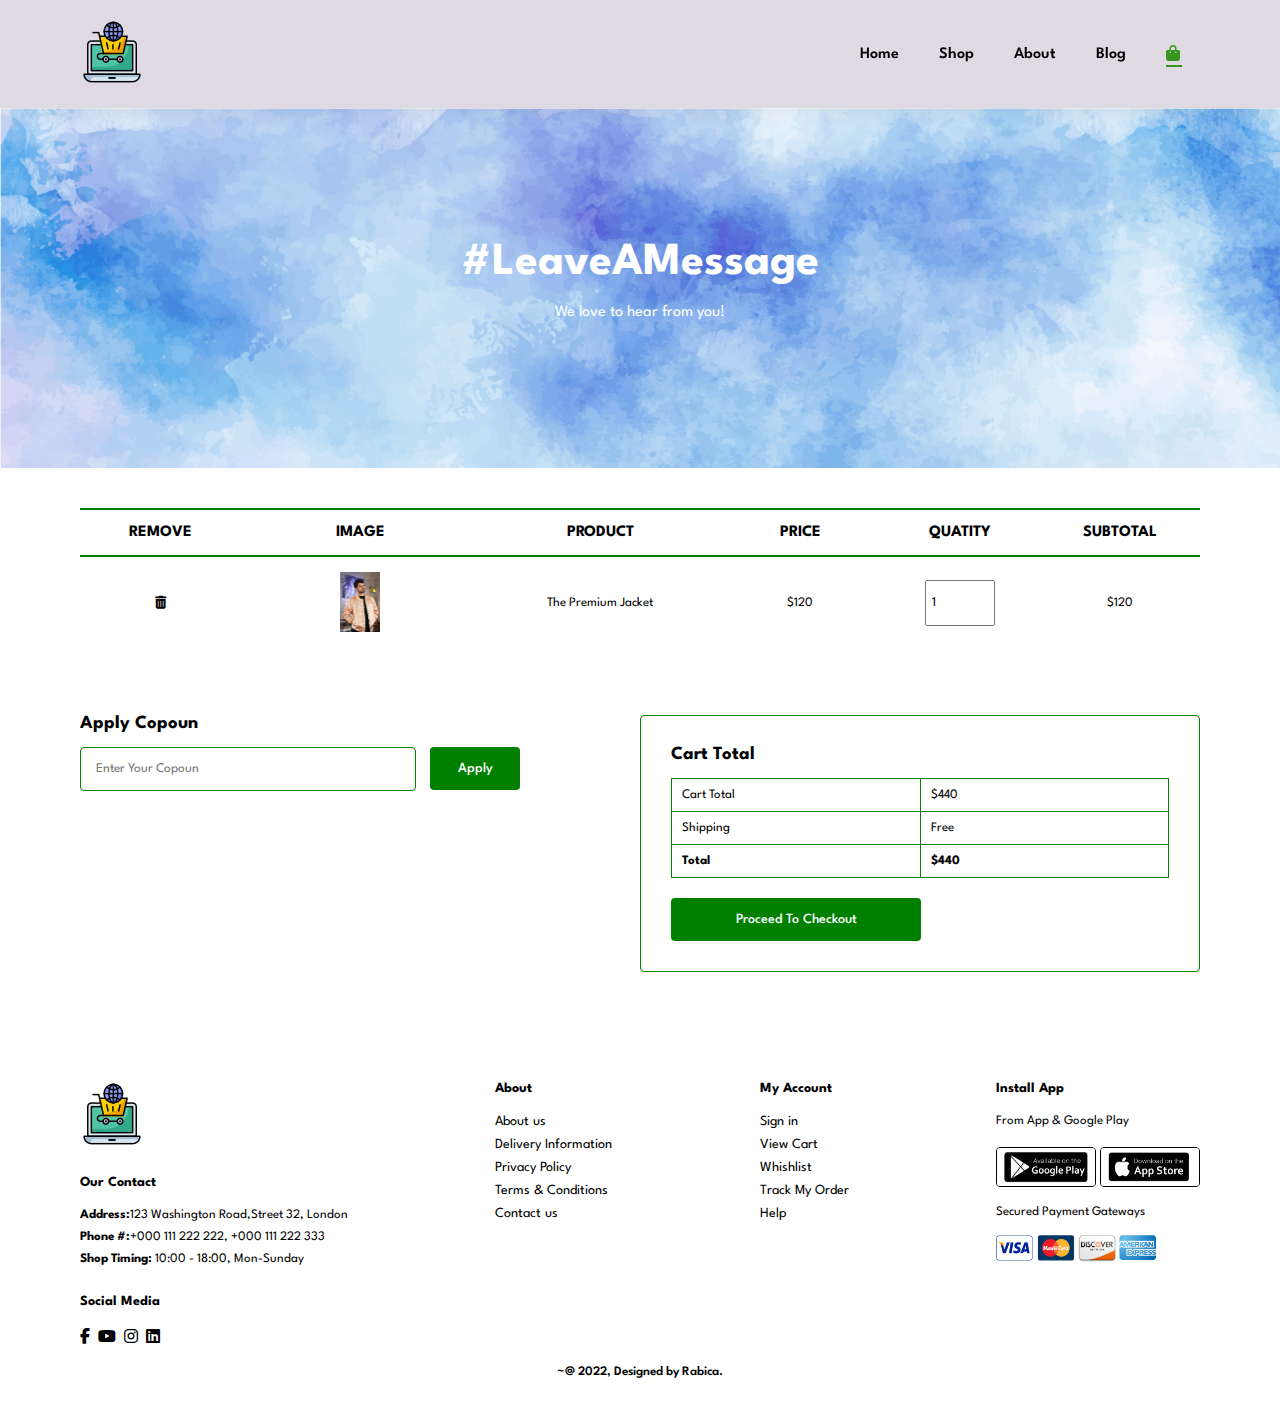
<file: cart.html>
<!DOCTYPE html>
<html lang="en">
<head>
    <meta charset="UTF-8">
    <meta http-equiv="X-UA-Compatible" content="IE=edge">
    <meta name="viewport" content="width=device-width, initial-scale=1.0">
    <title>E-commerce Website</title>
    <!-- Font awesome icon cdn link  -->
    <link rel="stylesheet" href="https://cdnjs.cloudflare.com/ajax/libs/font-awesome/6.1.1/css/all.min.css"  />
    <link rel="stylesheet" href="style.css">
    <link rel="stylesheet" href="responsive.css">
</head>
<body>
    <section id="header">
        <a href="#"> <img src="images/icons8-e-commerce-64.png" alt="Loading" class="logo"> </a>
        <div>
            <ul id="navbar">
                <li><a  href="index.html">Home</a></li>
                <li><a  href="shop.html">Shop</a></li>
                <li><a   href="aboutus.html">About</a></li>
                <li><a href="blog.html">Blog</a></li>
                <li id="lg-bag"><a class="active" href="cart.html"><i class="fa-solid fa-bag-shopping"></i></a></li>
                <a href="#" id="close"><i  class="fa-solid fa-circle-xmark"></i></a>
            </ul>
        </div>
        <div id="mobile">
            <a href="cart.html"><i class="fa-solid fa-bag-shopping" style="color: black;"></i></a>
            <i id="bar" class="fa-solid fa-outdent" style="color: black;"></i>
        </div>
    </section>


    <section id="page-header" class="about-header">
        
        <h2>#LeaveAMessage</h2>
        
        <p>We love to hear from you!</p>
        
    </section>

    <section id="cart" class="section-p1" >
        <table width="100%">
            <thead>
                <tr>
                    <td>Remove</td>
                    <td>Image</td>
                    <td>Product</td>
                    <td>Price</td>
                    <td>Quatity</td>
                    <td>Subtotal</td>
                </tr>
            </thead>
            <tbody>
                <tr>
                    <td><i class="fa-solid fa-trash-can danger" ></i></td>
                    <td><img src="images/men-g2dfdf0764_1920.jpg" alt="Loading"></td>
                    <td>The Premium Jacket</td>
                    <td class="item-price">$120</td>
                    <td><input type="number" value="1" class="num"></td>
                    <td class="item-price">$120</td>
                </tr>
                <!-- <tr>                    
                    <td><i class="fa-solid fa-trash-can"></i></td>
                    <td><img src="images/smile-gae53a6f5e_1920.jpg" alt="Loading"></td>
                    <td>The Leather Jacket</td>
                    <td>$125</td>
                    <td><input type="number" value="1"></td>
                    <td>$125</td>
                </tr>
                    <tr>

                        <td><i class="fa-solid fa-trash-can"></i></td>
                        <td><img src="images/people-gab9eeda1a_1920.jpg" alt=""></td>
                        <td>The Denim Zip Hoodie</td>
                        <td>$115</td>
                        <td><input type="number" value="1"></td>
                        <td>$115</td>
                    </tr>

                    <tr>

                        
                        <td><i class="fa-solid fa-trash-can"></i></td>
                        <td><img src="images/man-g4483a8ec2_1920.jpg" alt=""></td>
                        <td>The Black Zip Hoodie</td>
                        <td>$140</td>
                        <td><input type="number" value="1"></td>
                        <td>$140</td>
                        
                    </tr> -->
                    </tbody>
        </table>
    </section>


    <section id="cart-add" class="section-p1" >
        <div id="copoun">
            <h3>Apply Copoun</h3>
            <div>
                <input type="text" placeholder="Enter Your Copoun">
                <button class="normal">Apply</button>
            </div>
        </div>
        <div id="subtotal">
            <h3>Cart Total</h3>
            <table>
                <tr>
                    <td>Cart Total</td>
                    <td class="total-price">$440</td>
                </tr>
                <tr>
                    <td>Shipping</td>
                    <td>Free</td>
                </tr>
                <tr>
                    <td><strong>Total</strong></td>
                    <td class="grand_total"><strong >$440</strong></td>
                </tr>
            </table>
            <button>Proceed To Checkout</button>
        </div>
    </section>

    <footer  class="section-p1">
        <div class="col">
            <img class="logo" src="images/icons8-e-commerce-64.png" alt="Loading">
            <h4>Our Contact</h4>
            <p><strong>Address:</strong>123 Washington Road,Street 32, London </p>
            <p><strong>Phone #:</strong>+000 111 222 222, +000 111 222 333 </p>
            <p><strong>Shop Timing:</strong> 10:00 - 18:00, Mon-Sunday</p>

            <div class="follow">
                <h4>Social Media</h4>
                <div class="icon">
                    <i class="fa-brands fa-facebook-f"></i>
                    <i class="fa-brands fa-youtube"></i>
                    <i class="fa-brands fa-instagram"></i>
                    <i class="fa-brands fa-linkedin"></i>

                </div>
            </div>
        </div>
        <div class="col">
            <h4>About </h4>
            <a href="#">About us</a>
            <a href="#">Delivery Information</a>
            <a href="#">Privacy Policy</a>
            <a href="#">Terms & Conditions</a>
            <a href="#">Contact us</a>
        </div>
        <div class="col">
            <h4>My Account</h4>
            <a href="#">Sign in</a>
            <a href="#">View Cart</a>
            <a href="#">Whishlist</a>
            <a href="#">Track My Order</a>
            <a href="#">Help</a>
        </div>
        <div class="col install">
            <h4>Install App</h4>
            <p>From App & Google Play</p>
            <div class="row">
                <img src="images/download1.jpg" alt="Loading" width="100px" height="40px">
                <img src="images/download2.jpg" alt="Loading" width="100px" height="40px">
            </div>
                <p>Secured Payment Gateways</p>
                <img src="images/pngegg.png" alt="Loading" width="160px" height="40px">
        </div>

        <div class="copyright">
            <p>~@ 2022, Designed by Rabica.</p>
        </div>
    </footer>
    
     

    

    <script src="script.js"></script>
</body>
</html>
</file>
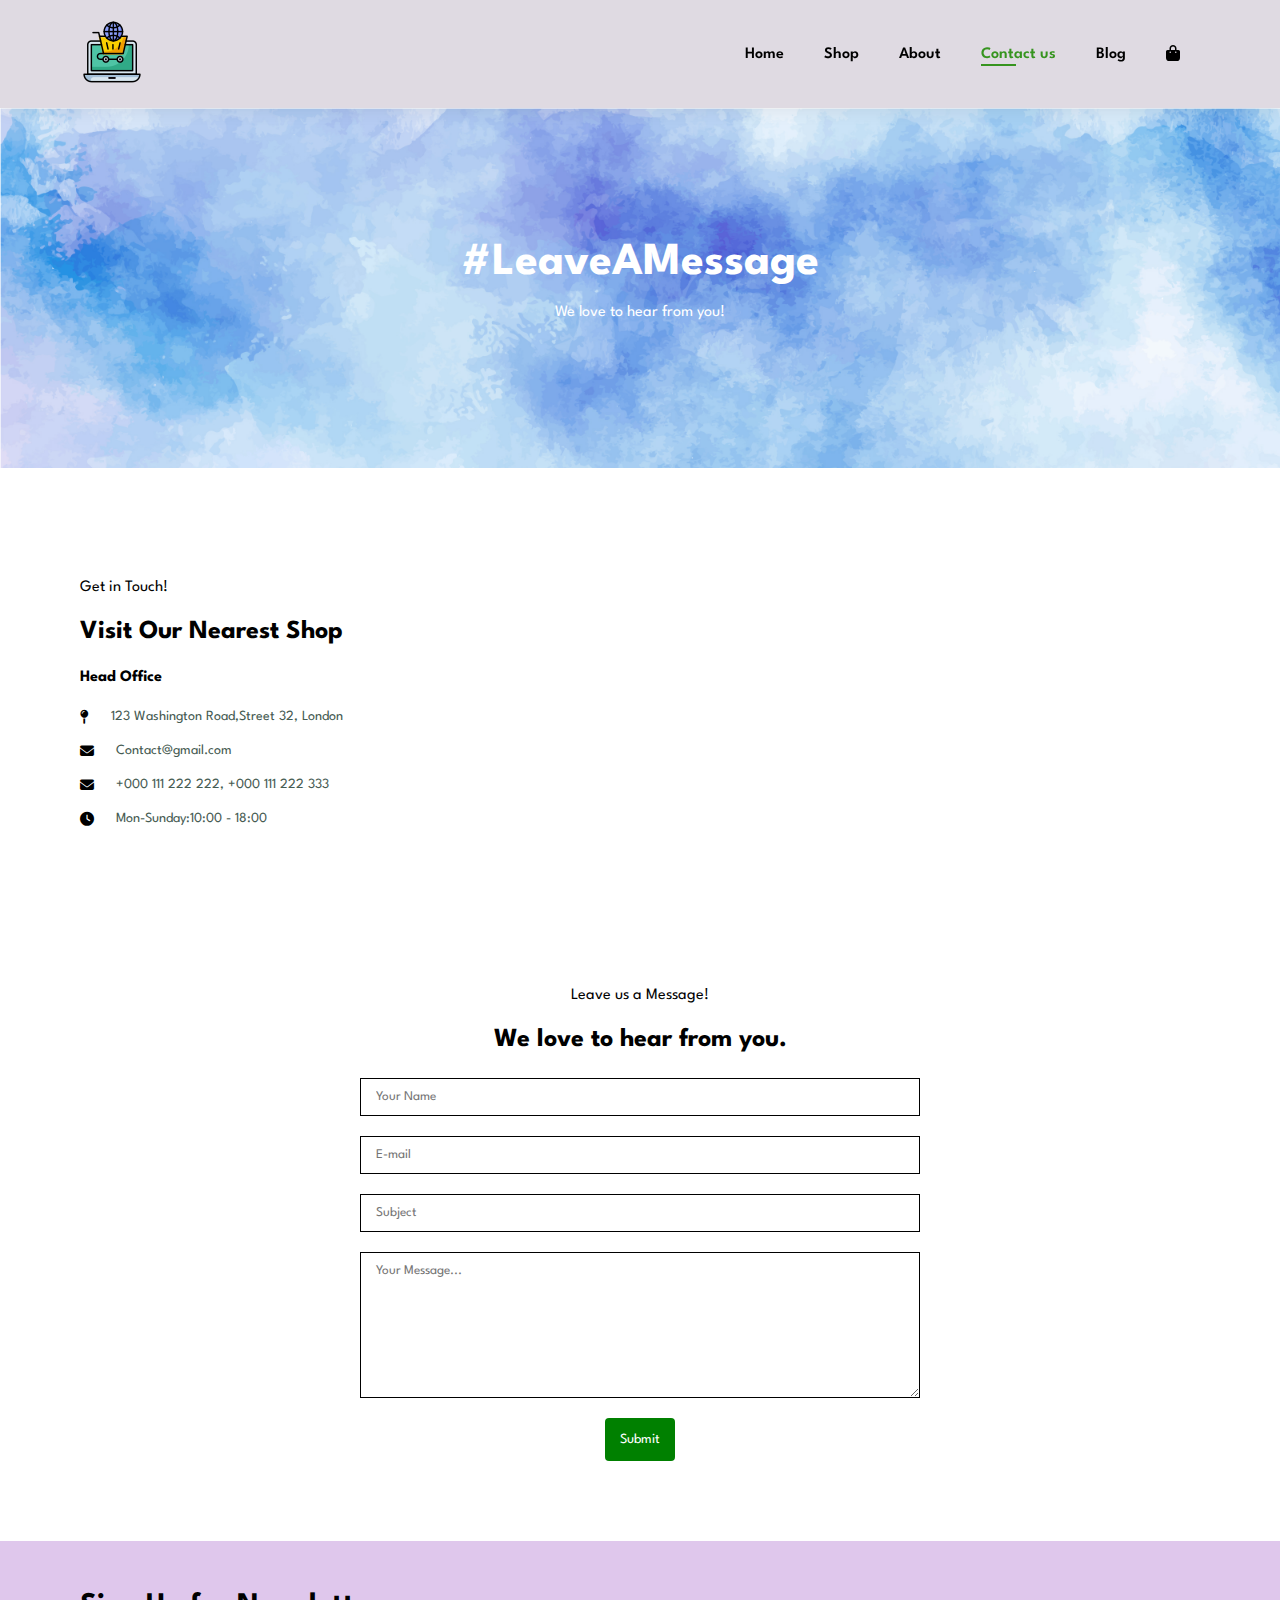
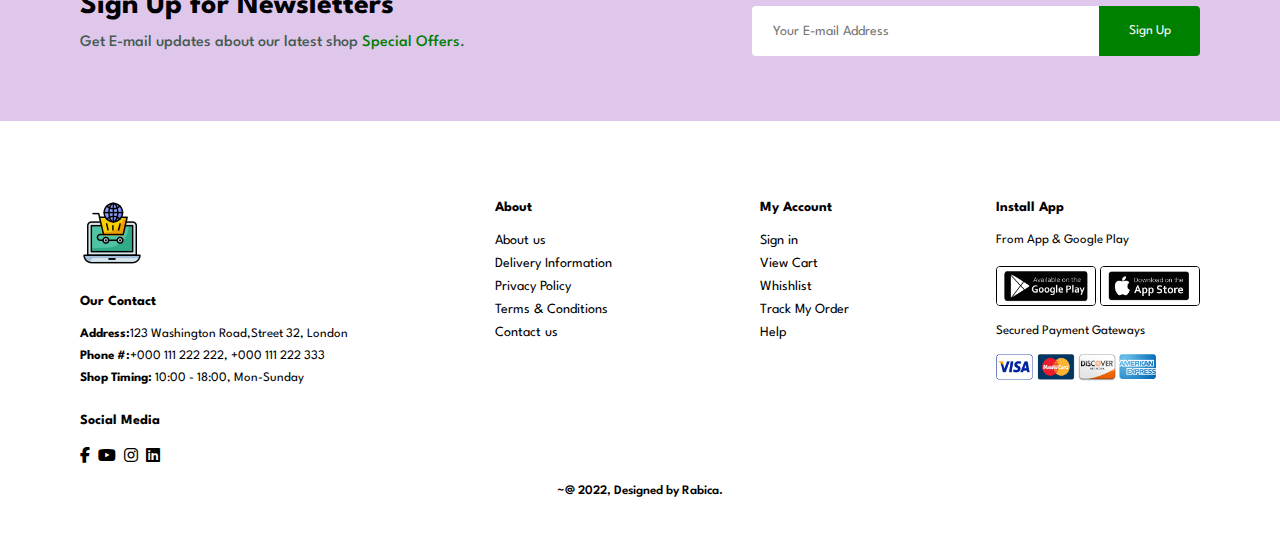
<file: contact.html>
<!DOCTYPE html>
<html lang="en">
<head>
    <meta charset="UTF-8">
    <meta http-equiv="X-UA-Compatible" content="IE=edge">
    <meta name="viewport" content="width=device-width, initial-scale=1.0">
    <title>E-commerce Website</title>
    <!-- Font awesome icon cdn link  -->
    <link rel="stylesheet" href="https://cdnjs.cloudflare.com/ajax/libs/font-awesome/6.1.1/css/all.min.css"  />
    <link rel="stylesheet" href="style.css">
    <link rel="stylesheet" href="responsive.css">
</head>
<body>
    <section id="header">
        <a href="#"> <img src="images/icons8-e-commerce-64.png" alt="Loading" class="logo"> </a>
        <div>
            <ul id="navbar">
                <li><a  href="index.html">Home</a></li>
                <li><a  href="shop.html">Shop</a></li>
                <li><a   href="aboutus.html">About</a></li>
                <li><a class="active" href="contact.html">Contact us</a></li>
                <li><a href="blog.html">Blog</a></li>
                <li id="lg-bag"><a href="cart.html"><i class="fa-solid fa-bag-shopping"></i></a></li>
                <a href="#" id="close"><i  class="fa-solid fa-circle-xmark"></i></a>
            </ul>
        </div>
        <div id="mobile">
            <a href="cart.html"><i class="fa-solid fa-bag-shopping" style="color: black;"></i></a>
            <i id="bar" class="fa-solid fa-outdent" style="color: black;"></i>
        </div>
    </section>


    <section id="page-header" class="about-header">
        
        <h2>#LeaveAMessage</h2>
        
        <p>We love to hear from you!</p>
        
    </section>

    <section id="Contact-Details" class="section-p1">
        <div class="details">
        <span>Get in Touch!</span>
        <h2>Visit Our Nearest Shop</h2>
        <h3>Head Office</h3>
        <div>
            <li>
                <i class="fa-solid fa-map-pin"></i>
                <p>123 Washington Road,Street 32, London</p>
            </li>
            <li>
                <i class="fa-solid fa-envelope"></i>
                <p>Contact@gmail.com</p>
            </li>
            <li>
                <i class="fa-solid fa-envelope"></i>
                <p>+000 111 222 222, +000 111 222 333</p>
            </li>
            <li>
                <i class="fa-solid fa-clock"></i>
                <p>Mon-Sunday:10:00 - 18:00 </p>
            </li>
        </div>
</div>
<div class="map">
    <iframe src="https://www.google.com/maps/embed?pb=!1m18!1m12!1m3!1d3402.9462558783753!2d74.40758571500719!3d31.470664556743973!2m3!1f0!2f0!3f0!3m2!1i1024!2i768!4f13.1!3m3!1m2!1s0x391908a610715697%3A0xa58f8e89d5669a0e!2sLUMS%20-%20Lahore%20University%20of%20Management%20Sciences.!5e0!3m2!1sen!2s!4v1669219307498!5m2!1sen!2s" width="600" height="450" style="border:0;" allowfullscreen="" loading="lazy" referrerpolicy="no-referrer-when-downgrade"></iframe>

</div>
    </section>


    <section id="form-details" class="section-p1">
        <form action="">
            <span>Leave us a Message!</span>
            <h2>We love to hear from you.</h2>
            <input type="text" placeholder="Your Name">
            <input type="text" placeholder="E-mail">
            <input type="text" placeholder="Subject">
           <textarea name="" id="" cols="30" rows="10" placeholder="Your Message..."></textarea>
           <button class="normal">Submit</button>

        </form>

        <div class="people">

        </div>
    </section>
    

    <section id="newsletters" class="section-p1 section-m1">
        <div class="newstext">
            <h3>Sign Up for Newsletters</h3>
            <P>Get E-mail updates about our latest shop <span>Special Offers</span>. </P>
        </div>
        <div class="form" >
            <input type="text" placeholder="Your E-mail Address">
            <button class="btn">Sign Up</button>
        </div>
    </section>
 
    <footer  class="section-p1">
        <div class="col">
            <img class="logo" src="images/icons8-e-commerce-64.png" alt="Loading">
            <h4>Our Contact</h4>
            <p><strong>Address:</strong>123 Washington Road,Street 32, London </p>
            <p><strong>Phone #:</strong>+000 111 222 222, +000 111 222 333 </p>
            <p><strong>Shop Timing:</strong> 10:00 - 18:00, Mon-Sunday</p>

            <div class="follow">
                <h4>Social Media</h4>
                <div class="icon">
                    <i class="fa-brands fa-facebook-f"></i>
                    <i class="fa-brands fa-youtube"></i>
                    <i class="fa-brands fa-instagram"></i>
                    <i class="fa-brands fa-linkedin"></i>

                </div>
            </div>
        </div>
        <div class="col">
            <h4>About </h4>
            <a href="#">About us</a>
            <a href="#">Delivery Information</a>
            <a href="#">Privacy Policy</a>
            <a href="#">Terms & Conditions</a>
            <a href="#">Contact us</a>
        </div>
        <div class="col">
            <h4>My Account</h4>
            <a href="#">Sign in</a>
            <a href="#">View Cart</a>
            <a href="#">Whishlist</a>
            <a href="#">Track My Order</a>
            <a href="#">Help</a>
        </div>
        <div class="col install">
            <h4>Install App</h4>
            <p>From App & Google Play</p>
            <div class="row">
                <img src="images/download1.jpg" alt="Loading" width="100px" height="40px">
                <img src="images/download2.jpg" alt="Loading" width="100px" height="40px">
            </div>
                <p>Secured Payment Gateways</p>
                <img src="images/pngegg.png" alt="Loading" width="160px" height="40px">
        </div>

        <div class="copyright">
            <p>~@ 2022, Designed by Rabica.</p>
        </div>
    </footer>
    
     

    

    <script src="script.js"></script>
</body>
</html>
</file>
<file: style.css>
@import url('https://fonts.googleapis.com/css2?family=League+Spartan:wght@100;200;300;400;500;600;700;800;900&display=swap');
*{
    margin: 0;
    padding: 0;
    box-sizing: border-box;
    font-family: 'League Spartan', sans-serif;
}

h1{
    font-size: 50px;
    line-height: 64px;
    color: black;
}

h2{
    font-size: 46px;
    line-height: 54px;
    color: black;
}

h4{
    font-size: 20px;
    color: black;

}
h6{
    font-size: 12px;
    font-weight: 700;
}

p{
    font-size: 16px;
    color: #465b52;
    margin: 15px 0 20px 0;
}

.section-p1{
    padding: 40px 80px;
}

.section-m1{
    margin: 40px 0;
}

body{
    width: 100%;
}

#header{
    display: flex;
    align-items: center;
    justify-content: space-between;
    padding: 20px 80px;
    background-color: rgb(223, 218, 226);
    box-shadow: 0px 5px 15px rgba(0, 0, 0, 0.06);

    /* For making the navbar sticky on the top  */
    z-index: 999;
    position: sticky;
    top: 0;
    left: 0;
}

#navbar{
    display: flex;
    align-items: center;
    justify-content: center;
}

#navbar li{
    list-style: none;
    padding: 0 20px;
    position: relative;
}

#navbar li a{
    text-decoration: none;
    font-size: 16px;
    font-weight: 600;
    color: black;
    transition: all 0.3s ease;
}

/* /using active we can actualy high light the current page  */
#navbar li a:hover,
#navbar li a.active{
    color: rgb(54, 148, 31);
}

#mobile{
    display: none;
    align-items: center;

}

#close{
    display: none;
}
#navbar li a.active::after{
    content: "";
    width: 30%;
    height: 2px;
    background: rgb(54, 148, 31);

    /* Position is absolute because this is child */
    /* and position will be relative in parent class which is #navbar li*/ 
    position: absolute;
    bottom: -4px;
    left: 20px;
}
/* Homepage */
#myhero{
    background-image: url('images/bg.jpg');
    height: 90vh;
    width: 100%;
    background-size: cover;
    background-position: top 5% right 0;
    padding: 0 80px;
    display: flex;
    flex-direction: column;
    align-items: flex-start;
    justify-content: center;
}

#myhero h4{
    padding-bottom: 15px;
}

#myhero h1{
    color: rgb(54, 148, 31);
}

#myhero button{
    background-color: white;
    color: rgb(54, 148, 31);
    border: 0;
    padding: 14px 80px 14px 64px;
    font-weight: 500;
    font-size: 16px;
}
#myhero button:hover{
    background-color: rgb(54, 148, 31);
    color: white;
}

section #p-2{
    text-align: center;
    margin: 35px 0;
}

#myfeatureboxes{
    display: flex;
    align-items: center;
    justify-content: space-between;
    flex-wrap: wrap;

}

section .fe-box-1{
   width: 180px;
    text-align: center;
    padding: 25px 15px;
    border: 1px solid rgb(110, 107, 107);
    box-shadow: 4px 4px 5px rgb(117, 114, 114);
    border-radius: 4px;
    /* margin: 35px 0; */
   
}
section .fe-box-1 h6{
    padding: 10px 8px 10px 8px;
    background-color:rgb(136, 212, 117) ;
    color: white;
}
section .fe-box-1:hover{
    /* transform: scale(1.1); */
    box-shadow: 4px 4px 24px rgb(117, 114, 114);
}

/* /for changing background colors */

section .fe-box-1:nth-child(2) h6{
    background-color: rgb(149, 135, 156) ;
}
section .fe-box-1:nth-child(3) h6{
    background-color: rgb(255, 190, 10) ;
}
section .fe-box-1:nth-child(4) h6{
    background-color: rgb(136, 212, 117) ;
}
section .fe-box-1:nth-child(5) h6{
    background-color: rgb(149, 135, 156) ;
}
section .fe-box-1:nth-child(6) h6{
    background-color: rgb(255, 190, 10) ;
}

#product1{
    text-align: center;

}
#product1 .pro-container{
    display: flex;
    justify-content: space-between;
    padding: 20px;
    flex-wrap: wrap;
}
#product1 .pro{
    width: 23%;
    min-width: 250px;
    padding: 10px 12px;
    border: 1px solid rgb(110, 107, 107); ;
    border-radius: 25px;
    cursor: pointer;
    box-shadow: 4px 4px 10px rgb(117, 114, 114);
    margin: 15px 0;
    position: relative;
}
/* #product1 .pro:hover{
    transform: scale(1.1);
} */
#product1 .pro img{
    width: 100%;
    border-radius: 20px;
}
#product1 .pro .des{
    text-align: start;
    padding: 10px 0;

}
#product1 .pro .des span{
    color: #465b52;
    font-size: 12px;
}
#product1 .pro .des h5{
    padding-top: 7px;
    font-size: 15px;
}

#product1 .pro .des i{
    padding-top: 7px;
    font-size: 12px;
    color: rgb(255, 211, 67);
}
#product1 .pro .des h4{
    padding-top: 7px;
    color: green;
    font-weight: 700

}

#product1 .pro .cart{
    width: 40px;
    height: 40px;
    line-height: 40px;
    border-radius: 50px;
    background-color: rgb(255, 211, 67);
    /* font-weight: 500; */
    color: green;
    border: 2px solid rgb(110, 107, 107); 
    position: absolute;
    bottom: 20px ;
    right: 10px;

}

#product1 .pro .cart:hover{
    transform: scale(1.1);
    background-color: white;

}

#sale-banner{
    display: flex;
    flex-direction: column;
    justify-content: center;
    align-items: center;
    text-align: center;
    background-image: url('images/bg2.jpg');
    width: 100%;
    height: 40vh;
    background-size: cover;
    background-position: center;
    
}
#sale-banner h4{
    font-size: 16px;

}

#sale-banner h2{
    padding: 10px 0;
    font-size: 30px;

}

#sale-banner h2 span{
    color: green;

}

#sale-banner button{
    background-color: white;
    color: rgb(54, 148, 31);
    border: 0;
    padding: 14px 80px 14px 64px;
    font-weight: 500;
    font-size: 16px;
    border: 1px solid rgb(110, 107, 107); 
    transition: 0.2s;
}
#sale-banner button:hover{
    background-color: rgb(54, 148, 31);
    color: white;
}

#sm-banner{
    display: flex;
    flex-wrap: wrap;

    justify-content: space-between;
}
#sm-banner .banner-box{
    display: flex;
    flex-direction: column;
    justify-content: center;
    align-items: center;
    text-align: center;
    background-image: url('images/4\ \(1\).jpg');
    width: 453px;
    height: 40vh;
    background-size: cover;
    background-position: center;

    align-items: flex-start;
    padding: 30px;
}
#sm-banner .banner-box2{
    display: flex;
    flex-direction: column;
    justify-content: center;
    align-items: center;
    text-align: center;
    background-image: url('images/2.jpg');
    width: 453px;
    height: 40vh;
    background-size: cover;
    background-position: center;

    align-items: flex-start;
    padding: 30px;
}

#sm-banner .banner-box3{
    display: flex;
    flex-direction: column;
    justify-content: center;
    align-items: center;
    text-align: center;
    background-image: url('images/1.jpg');
    width: 453px;
    height: 40vh;
    background-size: cover;
    background-position: center;

    align-items: flex-start;
    padding: 30px;
}
#sm-banner .banner-box4{
    display: flex;
    flex-direction: column;
    justify-content: center;
    align-items: center;
    text-align: center;
    background-image: url('images/3.jpg');
    width: 695px;
    height: 50vh;
    background-size: cover;
    background-position: center;

    align-items: flex-start;
    padding: 30px;
    margin-top: 20px;
}
#sm-banner .banner-box5{
    display: flex;
    flex-direction: column;
    justify-content: center;
    align-items: center;
    text-align: center;
    background-image: url('images/4\ \(2\).jpg');
    width: 695px;
    height: 50vh;
    background-size: cover;
    background-position: center;

    align-items: flex-start;
    padding: 30px;
    margin-top: 20px;
}


#sm-banner h4{
    font-size: 20px;
    font-weight: 300;
}
#sm-banner h2{
    font-size: 28px;
    font-weight: 700;
}
#sm-banner span{
    color: green;
    font-size: 14px;
    font-weight: 500;
    padding-bottom: 15px;
}

#sm-banner button{
    background-color: white;
    color: rgb(54, 148, 31);
    border: 0;
    padding: 14px 80px 14px 64px;
    font-weight: 500;
    font-size: 16px;
    border: 1px solid rgb(110, 107, 107); 
    transition: 0.2s;
}
#sm-banner button:hover{
    background-color: rgb(54, 148, 31);
    color: white;
}


#newsletters{
    display: flex;
    justify-content: space-between;
    flex-wrap: wrap;
    align-items: center;
    background-color: rgb(223, 199, 236);
    background-position: 20% 30%;
    width: 100%;
    height: 20vh;

}
#newsletters .newstext h3{
    font-weight: 700;
    font-size: 30px
}
#newsletters .newstext p{
    font-weight: 500;
    font-size: 16px;
}
#newsletters .newstext span{
    color: green;
    font-weight: 500;
}
#newsletters .form{
    display: flex;
    width: 40%;
}

#newsletters input{
    height: 3.125rem;
    padding: 0 1.25rem;
    font-size: 14px;
    width: 100%;
    border: 1px solid transparent;
    border-radius: 4px;
    outline: none;
    border-bottom-right-radius:0 ;
    border-top-right-radius:0 ;
}



#newsletters .form button{
    background-color: green;
    color: white;
    /* white-space: nowrap; */
    border: 1px ;
    border-radius: 4px;
    outline: none;
    width: 30%;
    border-bottom-left-radius:0 ;
    border-top-left-radius:0 ;

}

footer{
    display: flex;
    flex-wrap: wrap;
    justify-content: space-between;
}

footer .col{
    display: flex;
    flex-direction: column;
    
    align-items: flex-start;
    margin-bottom: 20px;
}

/* footer .col a{
    list-style: none;

} */



footer .logo{
    margin-bottom: 30px;
}



footer h4{
    font-size: 14px;
    padding-bottom: 20px;
    color: black;
}

footer a{
    text-decoration: none;
    font-size: 14px;
    margin-bottom: 10px;
    color: black;
    font-weight: 400;
}

footer p{
    font-size: 13px;
    margin: 0 0 8px 0;
    margin-bottom: 10px;
    color: black;
}

footer .follow{
    color: green;
    
    cursor: pointer;
    margin-top: 20px;
}
footer .follow i{
    color: #000000;
    padding-right: 4px;
    cursor: pointer;
}
footer .follow i:hover,
footer a:hover{
    color: green;
}

footer .install .row img{
border: 1px solid black;
border-radius: 4px;
margin: 10px 0 15px 0;

}

footer .copyright {
    display: flex;
    width: 100%;
}
footer .copyright p{
    font-weight: 600;
    text-align: center;
    width: 100%;

}

/* /Shop Page settings/ */

#page-header{
    background-image: url('images/Blue_Watercolor_Texture.jpg');
    width: 100%;
    height: 40vh;
    background-size: cover;
    display: flex;
    justify-content: center;
    flex-direction: column;
    align-items: center;
    padding: 14px;
    /* top: 0%; */
}

#page-header h2,
#page-header p{

    color: white;

}

#pagination {
    text-align: center;

}

#pagination a{
   
    background-color: green;
    padding: 15px 20px;
    color: white;
    font-size: 600;
    text-decoration: none;  
    border-radius: 4px;
    font-weight: 600;
}

#pagination a i{
    font-size: 16px;
    font-weight: 600;
    padding: 15px 10px;
}

#pagination a:hover{
    color: black;
    border: 2px solid green;
    background-color: white;
}

/* single product page  */
#prodetails{
    display: flex;
    margin-top: 20px;
}

#prodetails .single-pro-image{
    width: 40%;
    margin-right: 50px;

}


.small-image-group{
    display: flex;
    justify-content: space-between;

}

.small-image-col{
flex-basis: 24%;
cursor: pointer;
}
#prodetails .single-pro-details{
    width: 50%;
    padding-top: 30px;
    
}

#prodetails .single-pro-details h4{
    padding: 40px 0 20px 0;
    
}

#prodetails .single-pro-details h2{
    font-size: 26px;
}
#prodetails .single-pro-details select{
    display: block;
    padding: 5px 10px;
    margin-bottom: 10px;
}

#prodetails .single-pro-details input{
    width: 50px;
    height: 47px;
    padding-left: 10px;
    font-size: 16px;
    margin-right: 10px;
    font-weight: 400;
}

#prodetails .single-pro-details input:focus{
    outline: none;
}
#prodetails .single-pro-details span{
    line-height: 20px;
}
#prodetails .single-pro-details button{
    background-color: green;
    color: white;
    border: 2px solid green;
    padding: 14px;
    font-size: 16px;
    border-radius: 4px;
}
#prodetails .single-pro-details button:hover{
    background-color: white;
    color: green;
}


/* Blog page  */

#page-header.blog-header{
    background-image: url('images/cover.jpg');
}

#blog{
    padding: 150px 150px 0 150px;

}

#blog .blog-box{
    display: flex;
    align-items: center;
    width: 100%;
    position: relative;
    padding-bottom: 90px;
}
#blog .blog-img{
    width: 40%;
    margin-right: 40px;
}
#blog img{
    width: 100%;
    height: 300px;
    object-fit: cover;

}

#blog .blog-details{
    width: 50%;
}

#blog .blog-details h2{
    font-size: 30px;
}

#blog .blog-details p{
    line-height: 20px;
    font-weight: 400;
}
#blog .blog-details a{
    text-decoration: none;
    color: #000000;
    font-size: 15px;
    font-weight: 500;
    position: relative;
    transition: 0.3s;
}

/* //for creTING THE LINE// */
#blog .blog-details a::after {
content: "";
width: 70px;
height: 2px;
background-color:black;
position: absolute;
top: 6px;
right: -80px;
}

#blog .blog-details a:hover{
    color: green;

}

#blog .blog-details a:hover:after{
    background-color: green;
    
}

#blog .blog-box h1{
    position: absolute;
    top: -40px;
    left: 0;
    z-index: -9 ;
    color: green;
    font-size: 60px;
    font-weight: 700;

}

/* /About us page/ */

.about-header{
    background-color: url('images/beautiful-blue-watercolor-background.jpg');
}
#about-head{
    display: flex;
    align-items: center;
}
#about-head img{
    width: 50%;
    height: auto;
}
#about-head div{
    margin-left: 40px;
    display: flex;
    flex-direction: column;
   
}
#about-head div p{
    line-height: 25px;

}

/* Contact Page  */

#Contact-Details{
    display: flex;
    align-items: center;
    justify-content: space-between;

}

#Contact-Details .details{
    width: 40%;
}
#Contact-Details .details h2,
#form-details form h2{
    font-size: 26px;
    line-height: 35px;
    padding: 20px 0;
}

#Contact-Details .details h3{
    font-size: 16px;
   padding-bottom: 15px;}

   #Contact-Details .details li{
    list-style: none;
    display: flex;
    padding: 10px 0;
   }
   #Contact-Details .details li i{
    font-size: 14px;
    padding-right: 22px;
   }

   #Contact-Details .details li p{
    margin: 0%;
    font-size: 14px;
   }

   #Contact-Details .map{
    width: 55%;
    height: 400px;

   }

   #Contact-Details .map iframe{
    width: 100%;
    height: 100%;
    
   }

   /* #form-details{
    background: url('images/bg.jpg') ;
    background-size: cover;
   
   } */

#form-details form{
    width: 100%;
    display: flex;
    flex-direction: column;
    /* align-items: flex-start; */
    justify-content: center;
    justify-items: center;
    align-items: center;
    align-content: center;
    
    
}

#form-details form input,
#form-details form textarea{
    width: 50%;
    padding: 12px 15px;
    outline: none;
    margin-bottom: 20px;
    border: 1px solid black;
}

#form-details form button{
    background-color: green;
    border: none;
    padding: 15px;
    color: white;
    border-radius: 4px;
    font-size: 14px;
    font-weight: 400;
    transition: 0.3s;
}

#form-details form button:hover{
    background-color: white;
    color: #000000;
    border: 1px solid green;

}


/* / cart page  */
#cart{
    overflow-x: auto;
}
 #cart table{
    width: 100%;
    border-collapse: collapse;
    table-layout: fixed;
    white-space: nowrap;

 }

 #cart table img{
    width: 40px;
 }

 #cart table td:nth-child(1){
    width: 100px;
    text-align: center;
 }
 #cart table td:nth-child(2){
    width: 150px;
    text-align: center;
 }
 #cart table td:nth-child(3){
    width: 150px;
    text-align: center;
 }
 #cart table td:nth-child(4),
 #cart table td:nth-child(5),
 #cart table td:nth-child(6){
    width: 100px;
    text-align: center;
 }

 #cart table td:nth-child(5) input{
    width: 70px;
    padding: 15px 5px 15px 5px;
 }

 #cart table thead{
    border: 2px solid green;
    border-left: none;
    border-right: none;
 }

 #cart table thead td{
    font-weight: 700;
    font-size: 16px;
    padding: 15px 0;
    text-transform: uppercase;
 }
 #cart table tbody tr td{
    padding-top: 15px;

 }
 #cart table tbody  td{
    font-size: 13px;
 }
 

#cart-add button{
    background-color: green;
    border: none;
    padding: 15px;
    color: white;
    border-radius: 4px;
    font-size: 14px;
    font-weight: 400;
    transition: 0.3s;
    width: 90px;
    font-weight: 500;
}

#cart-add button:hover{
    background-color: white;
    color: #000000;
    border: 1px solid green;
}

#cart-add{
    display: flex;
    flex-wrap: wrap;
    justify-content: space-between;

}

#copoun{
    width: 50%;
    margin-bottom: 30px;
}

#copoun h3,
#subtotal h3{
    padding-bottom: 15px;
}

#copoun input{
    padding: 15px;
    border-radius: 4px;
    outline: none;
    width: 60%;
    margin-right: 10px;
    border: 1px solid green;
}

#subtotal{
    width: 50%;
    margin-bottom: 30px;
    border-radius: 4px;
    border: 1px solid green;
    padding: 30px;

}

#subtotal table{
    border-collapse: collapse;
    width: 100%;
    margin-bottom: 20px;

}

#subtotal table td{
    width: 50%;
    border: 1px solid green;
    padding: 10px;
    font-size: 13px;
}

#subtotal button{
    background-color: green;
    border: none;
    padding: 15px;
    color: white;
    border-radius: 4px;
    font-size: 14px;
    font-weight: 400;
    transition: 0.3s;
    font-weight: 500;
    width: 250px;
}
#subtotal button:hover{
    background-color: white;
    color: #000000;
    border: 1px solid green;
}
</file>
<file: responsive.css>
@media (max-width:799px) {
    #navbar {
        display: flex;
        flex-direction: column;
        align-items: flex-start;
        justify-content: flex-start;
        position: fixed;
        top: 0;
        right: -300px;
        height: 100vh;
        width: 300px;
        background-color: white;
        box-shadow: 0 40px 60px rgb(245, 232, 232);
        padding: 80px 0 0 10px;
        transition: 0.3s;
    }
    #navbar.active{
        right: 0px;
    }
    #navbar li{
        margin-bottom: 25px;
    }
    #mobile{
        display: flex;
        align-items: center;
    
    }
    #mobile i{
        font-size: 24px;
        padding-left: 24px;
    }
    #close{
        position: absolute;
        font-size: 24px;
        color: black;
       top: 30px;
       left: 30px;
       display: initial;
    }
    #lg-bag{
        display: none;
    }
    #myhero {
       
        height: 70vh;
        padding: 0 80px;
        background-position: top 35% right 35%;
        
    }



    section #p-2 {
        text-align: center;
        justify-content: center;
        padding: 5px;
       
    }

    #myfeatureboxes {
       justify-content: center;
       
      
    }


    section .fe-box-1 {
       
        margin-bottom: 10px;
        justify-content: center;
    }
    
    #product1 .pro-container {
        justify-content: center;
    }

    #product1 .pro {
       
        margin: 15px ;
        
    }

    #sale-banner {
        
        height: 20vh;
    }

    #sm-banner .banner-box2{
        min-width: 100%;
        height: 20vh;
    }
    #sm-banner .banner-box{
        min-width: 100%;
        height: 20vh;
        margin-top: 25px;
    }
    #sm-banner {
        padding: 40px;
    }
    #sm-banner .banner-box3 {
        margin-top: 25px;
        min-width: 100%;
        height: 20vh;
    }

    #sm-banner .banner-box4 {
        min-width: 100%;
        height: 20vh;
    }
    #sm-banner .banner-box5{
        min-width: 100%;
        height: 20vh;
    }
    #newsletters .form {
       
        width: 70%;
    }

    #cart-add {
        display: flex;
       flex-direction: column;
      align-items: center;
       
    }

@media (max-width: 477px){
    
    .section-p1{
        padding: 20px;
    }
    #header {
        padding: 10px 30px;
    }
    #myhero{
        padding: 0 20px;
        background-position: 55%;
    }


    section #p-2 {
       
        justify-content: space-between;
        padding: 15px;
       
    }
    #myfeatureboxes {
      
        justify-content: space-between;
       
    }

    section .fe-box-1 {
        width: 133px;
        margin: 15px 15px 15px 15px;
        
    }

    #product1 .pro {
        width: 100%;
        
    }
    #sale-banner {
       
        height: 50vh;
        
    }
    #newsletters {
        height: 30vh;
    }
    #newsletters .form button {
        width: 40%;
       
    }
/* /single product discription page/ */
#prodetails {
    display: flex;
    flex-direction: column;
}
#prodetails .single-pro-image {
    
    width: 100%;
    
}
#prodetails .single-pro-details {
    width: 100%;
    padding-top: 30px;
}


/* /read more page/ */

#blog {
    padding: 100px 20px 0 20px;
}
#blog .blog-box {
    display: flex;
    flex-direction: column;
    align-items: flex-start;
    
}
#blog .blog-img {
    width: 100%;
    margin-right: 0px;
    margin-bottom: 25PX;
}
#blog .blog-details {
    width: 100%;
}
#page-header h2 {
    font-size: 35px;
}

/* /contact page/ */
#Contact-Details {
    display: flex;
   flex-direction: column;
}
#Contact-Details .details {
    padding-top: 20px;
    width: 100%;
    padding-bottom: 10px;
}
#Contact-Details .map {
    width: 100%;
    height: 400px;
    padding-bottom: 20px;
}

#copoun {
    width: 100%;
   
}
#subtotal {
    width: 100%;
   
}

    
}

    
}
</file>
